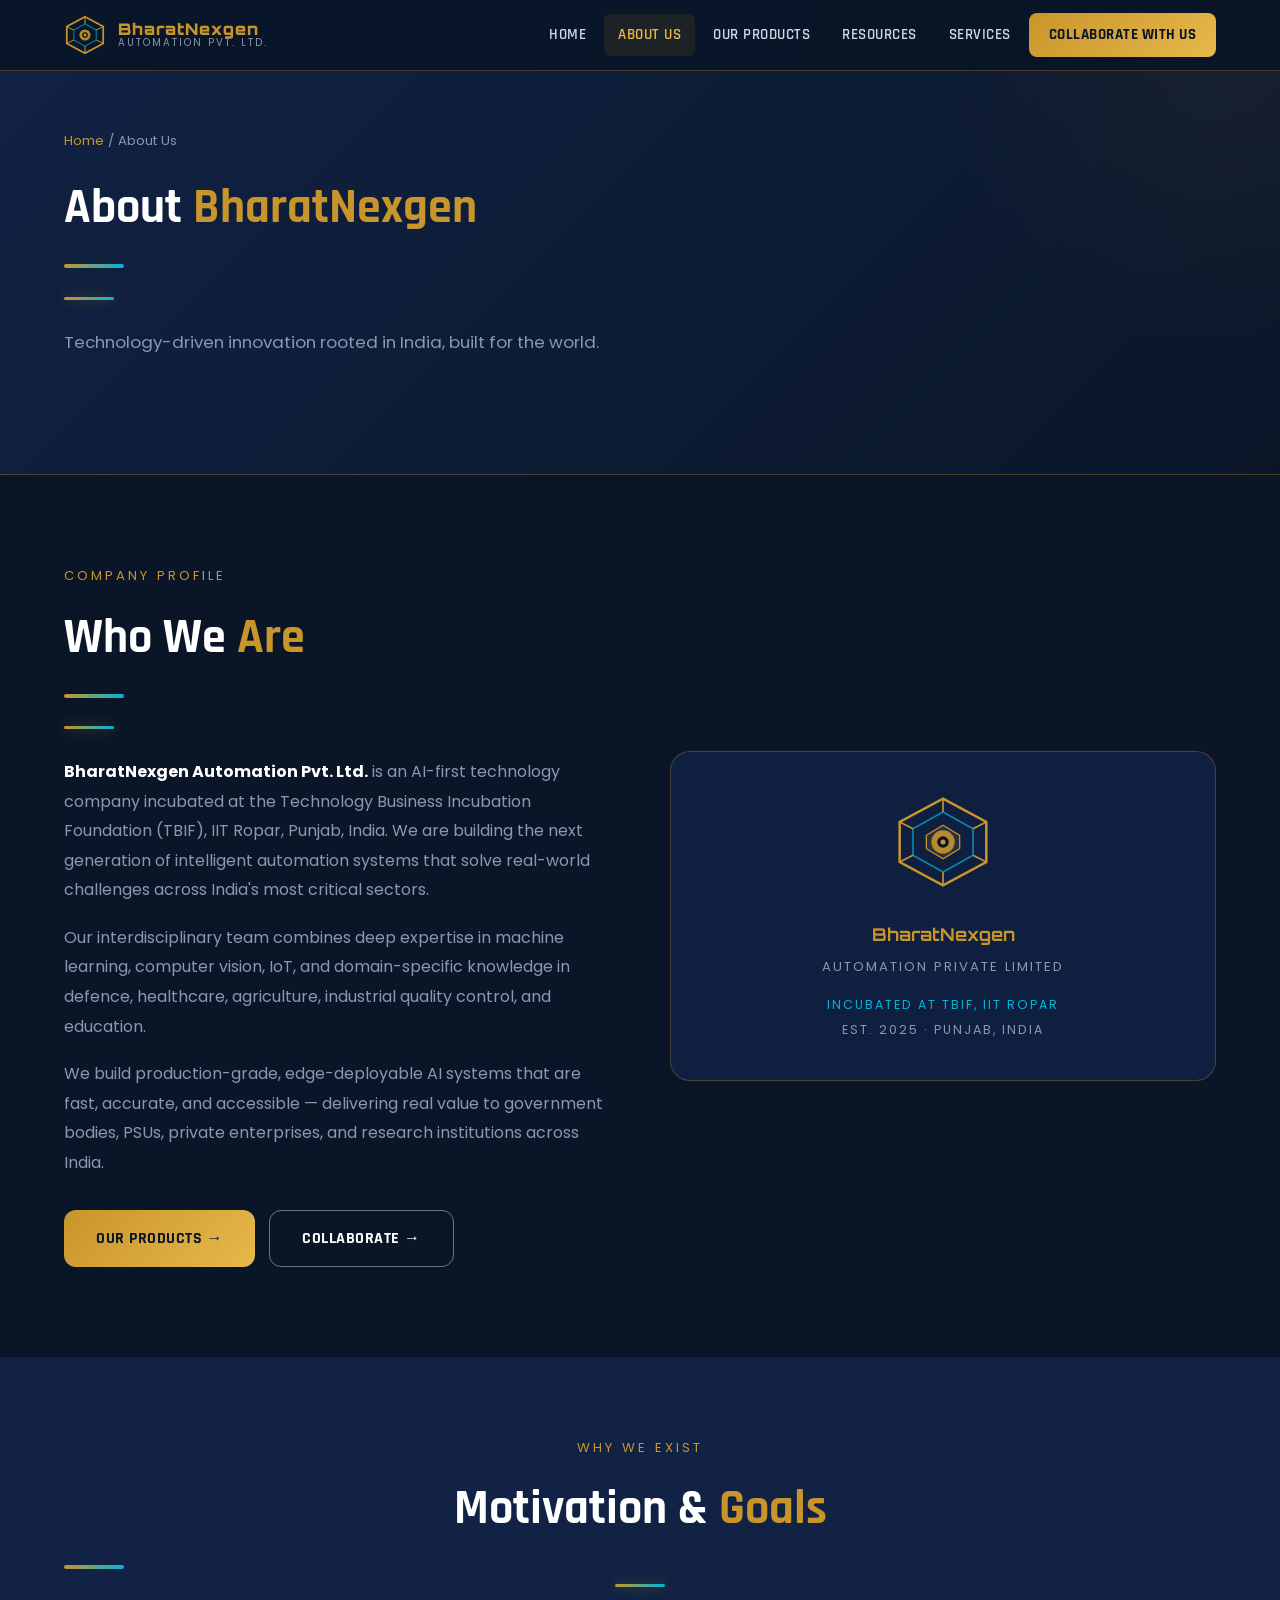
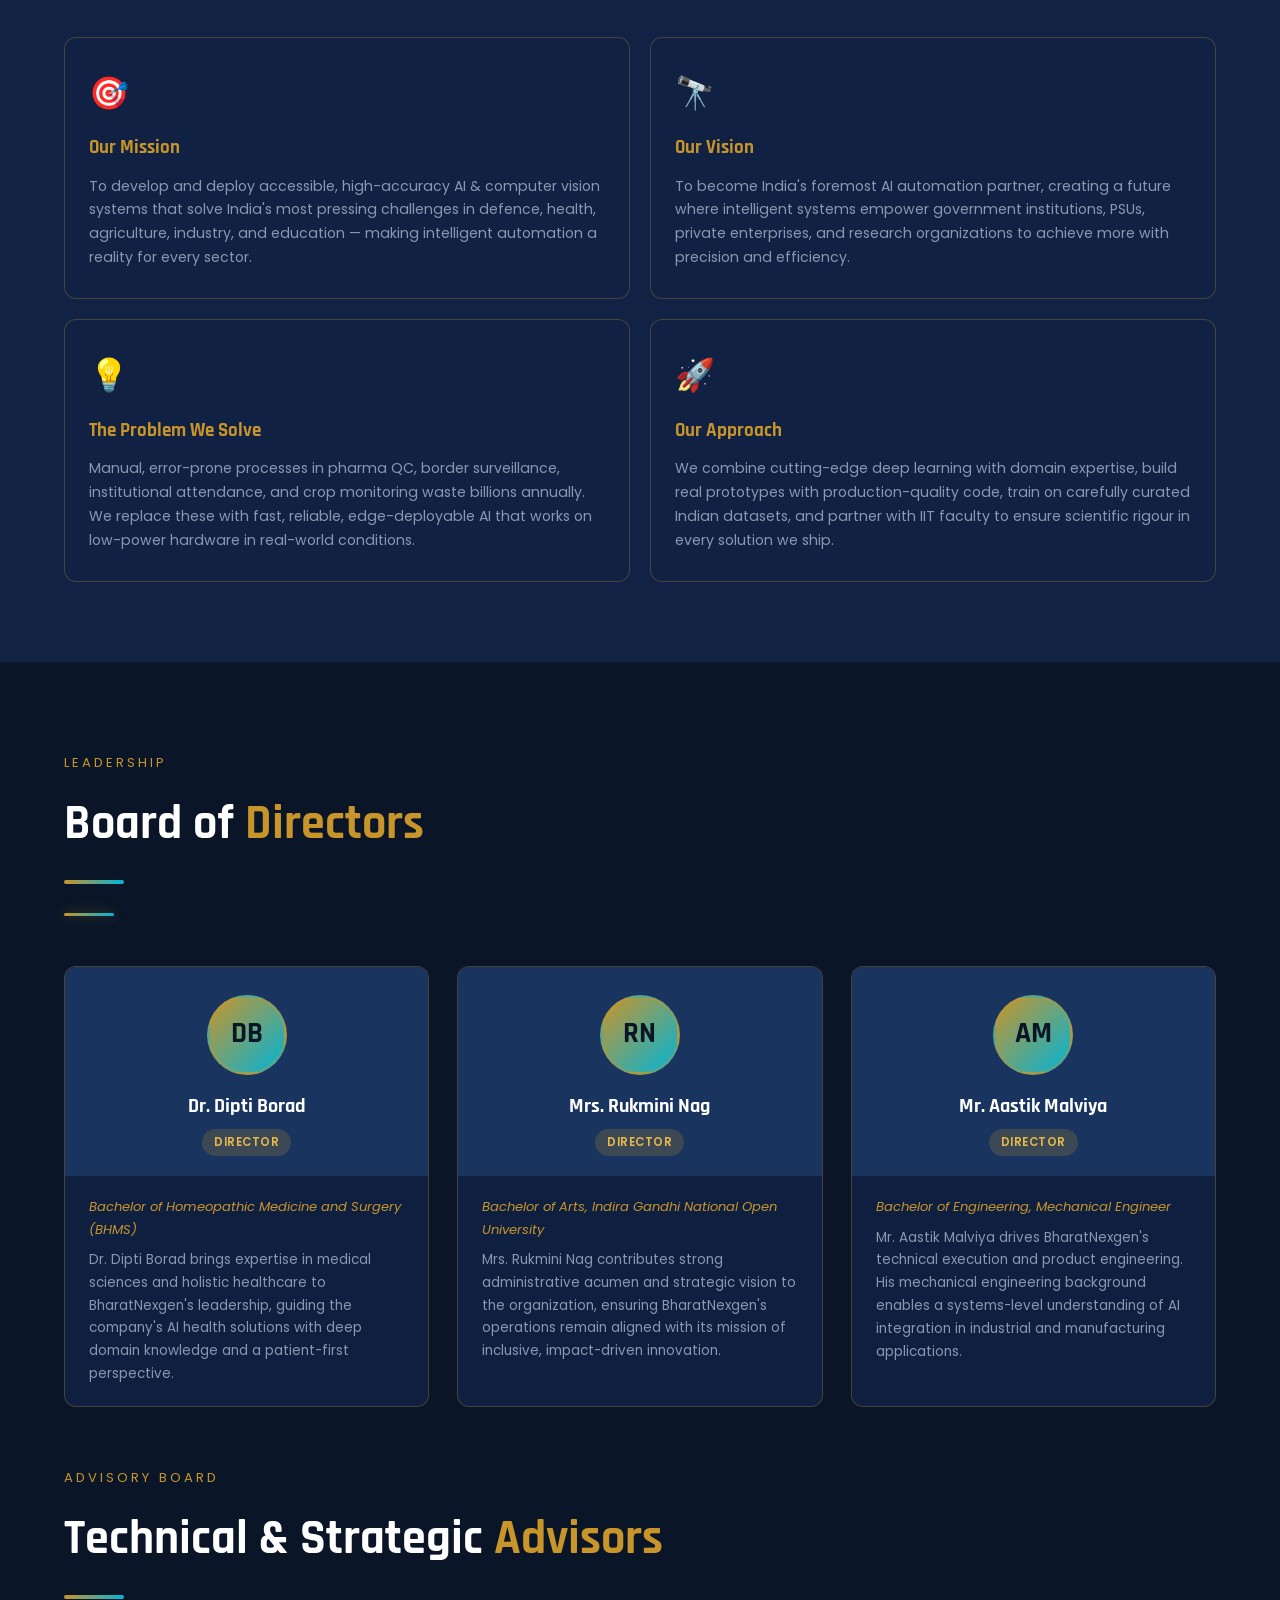
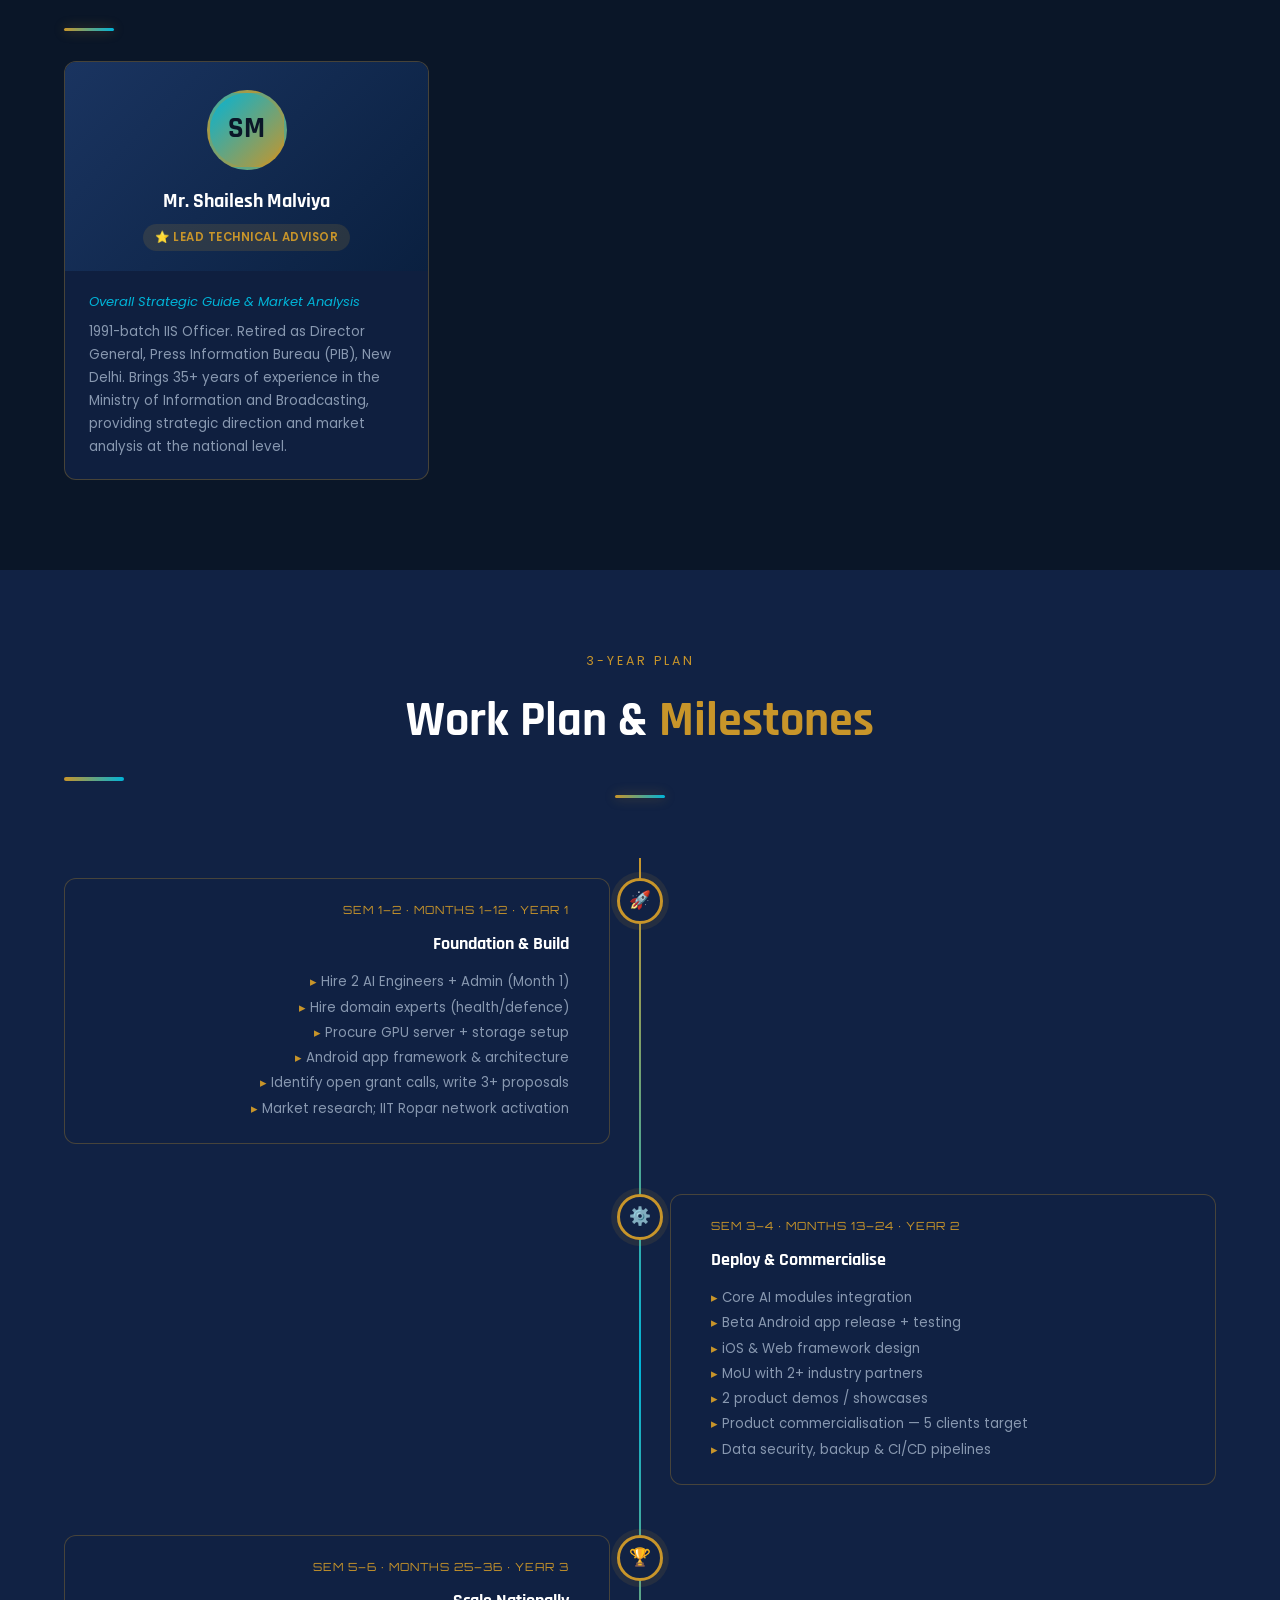
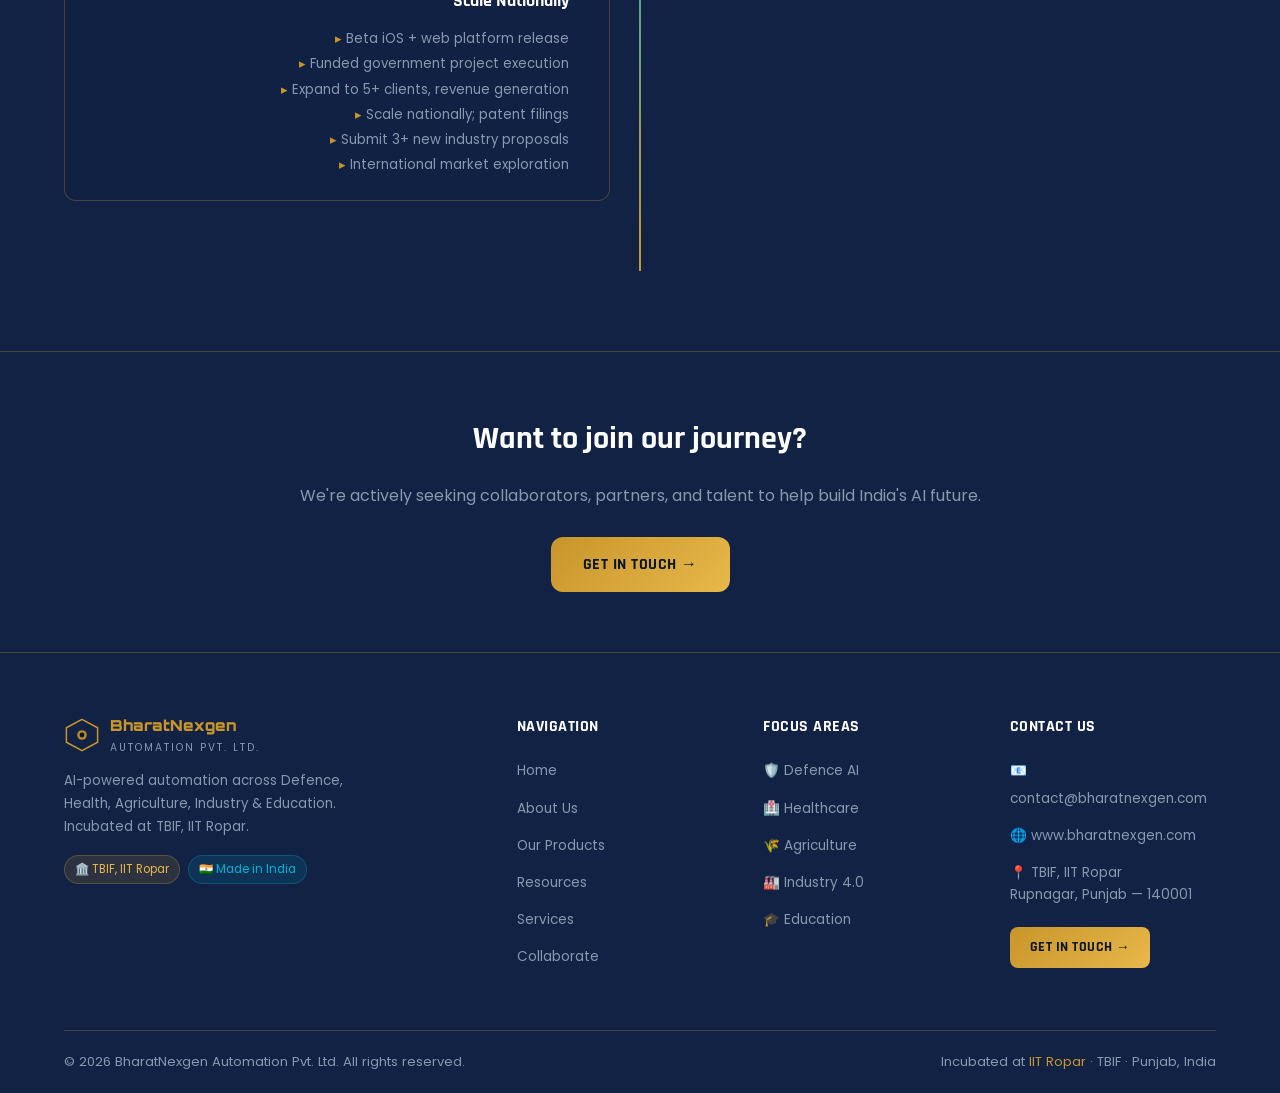
<file: pages/about.html>
<!DOCTYPE html>
<html lang="en">
<head>
  <meta charset="UTF-8" />
  <meta name="viewport" content="width=device-width, initial-scale=1.0" />
  <title>About Us — BharatNexgen Automation Pvt. Ltd.</title>
  <meta name="description" content="Learn about BharatNexgen Automation's mission, leadership team, and the expert advisory board driving AI innovation." />
  <link rel="stylesheet" href="../css/style.css" />
  <link rel="icon" href="../images/favicon.svg" type="image/svg+xml" />
</head>
<body>

<div id="nav-placeholder"></div>

<!-- PAGE HERO -->
<div class="page-hero">
  <div class="container">
    <p class="page-hero-breadcrumb"><a href="index.html">Home</a> / About Us</p>
    <h1 class="section-title">About <span>BharatNexgen</span></h1>
    <span class="gold-line"></span>
    <p class="section-subtitle">Technology-driven innovation rooted in India, built for the world.</p>
  </div>
</div>

<!-- ===================== COMPANY PROFILE ===================== -->
<section>
  <div class="container">
    <div class="about-intro reveal">
      <div>
        <p class="text-gold" style="font-size:0.82rem;letter-spacing:3px;text-transform:uppercase;margin-bottom:10px;">Company Profile</p>
        <h2 class="section-title">Who We <span>Are</span></h2>
        <span class="gold-line"></span>
        <p style="color:var(--gray-mid);line-height:1.85;margin-bottom:18px;">
          <strong style="color:var(--white);">BharatNexgen Automation Pvt. Ltd.</strong> is an AI-first technology company incubated at the Technology Business Incubation Foundation (TBIF), IIT Ropar, Punjab, India. We are building the next generation of intelligent automation systems that solve real-world challenges across India's most critical sectors.
        </p>
        <p style="color:var(--gray-mid);line-height:1.85;margin-bottom:18px;">
          Our interdisciplinary team combines deep expertise in machine learning, computer vision, IoT, and domain-specific knowledge in defence, healthcare, agriculture, industrial quality control, and education.
        </p>
        <p style="color:var(--gray-mid);line-height:1.85;margin-bottom:32px;">
          We build production-grade, edge-deployable AI systems that are fast, accurate, and accessible — delivering real value to government bodies, PSUs, private enterprises, and research institutions across India.
        </p>
        <div style="display:flex;gap:14px;flex-wrap:wrap;">
          <a href="products.html" class="btn btn-primary">Our Products →</a>
          <a href="collaborate.html" class="btn btn-secondary">Collaborate →</a>
        </div>
      </div>
      <div class="about-intro-visual">
        <div class="about-logo-block">
          <svg viewBox="0 0 120 120" fill="none" xmlns="http://www.w3.org/2000/svg">
            <polygon points="60,8 112,36 112,84 60,112 8,84 8,36" fill="none" stroke="#c8952a" stroke-width="3"/>
            <polygon points="60,24 96,44 96,76 60,96 24,76 24,44" fill="none" stroke="#00b4d8" stroke-width="2" opacity="0.7"/>
            <polygon points="60,40 80,52 80,68 60,80 40,68 40,52" fill="rgba(200,149,42,0.15)" stroke="#c8952a" stroke-width="1.5"/>
            <circle cx="60" cy="60" r="14" fill="#c8952a" opacity="0.9"/>
            <circle cx="60" cy="60" r="7" fill="#0a1628"/>
            <circle cx="60" cy="60" r="3" fill="#c8952a"/>
            <line x1="60" y1="8"   x2="60" y2="24"  stroke="#c8952a" stroke-width="2"/>
            <line x1="112" y1="36" x2="96" y2="44"  stroke="#c8952a" stroke-width="2"/>
            <line x1="112" y1="84" x2="96" y2="76"  stroke="#c8952a" stroke-width="2"/>
            <line x1="60" y1="112" x2="60" y2="96"  stroke="#c8952a" stroke-width="2"/>
            <line x1="8" y1="84"  x2="24" y2="76"   stroke="#c8952a" stroke-width="2"/>
            <line x1="8" y1="36"  x2="24" y2="44"   stroke="#c8952a" stroke-width="2"/>
          </svg>
          <h2>BharatNexgen</h2>
          <p>Automation Private Limited</p>
          <p style="margin-top:16px;font-size:0.78rem;color:var(--teal);">Incubated at TBIF, IIT Ropar</p>
          <p style="margin-top:4px;font-size:0.78rem;color:var(--gray-mid);">Est. 2025 · Punjab, India</p>
        </div>
      </div>
    </div>
  </div>
</section>

<!-- ===================== MOTIVATION & GOALS ===================== -->
<section style="background:var(--navy-mid);padding:80px 0;">
  <div class="container">
    <div class="reveal" style="text-align:center;margin-bottom:50px;">
      <p class="text-gold" style="font-size:0.82rem;letter-spacing:3px;text-transform:uppercase;margin-bottom:10px;">Why We Exist</p>
      <h2 class="section-title" style="display:block;">Motivation &amp; <span>Goals</span></h2>
      <span class="gold-line" style="margin:14px auto 0;"></span>
    </div>

    <div class="mission-values reveal">
      <div class="mv-card">
        <div class="mv-icon">🎯</div>
        <h3>Our Mission</h3>
        <p>To develop and deploy accessible, high-accuracy AI &amp; computer vision systems that solve India's most pressing challenges in defence, health, agriculture, industry, and education — making intelligent automation a reality for every sector.</p>
      </div>
      <div class="mv-card">
        <div class="mv-icon">🔭</div>
        <h3>Our Vision</h3>
        <p>To become India's foremost AI automation partner, creating a future where intelligent systems empower government institutions, PSUs, private enterprises, and research organizations to achieve more with precision and efficiency.</p>
      </div>
      <div class="mv-card">
        <div class="mv-icon">💡</div>
        <h3>The Problem We Solve</h3>
        <p>Manual, error-prone processes in pharma QC, border surveillance, institutional attendance, and crop monitoring waste billions annually. We replace these with fast, reliable, edge-deployable AI that works on low-power hardware in real-world conditions.</p>
      </div>
      <div class="mv-card">
        <div class="mv-icon">🚀</div>
        <h3>Our Approach</h3>
        <p>We combine cutting-edge deep learning with domain expertise, build real prototypes with production-quality code, train on carefully curated Indian datasets, and partner with IIT faculty to ensure scientific rigour in every solution we ship.</p>
      </div>
    </div>
  </div>
</section>

<!-- ===================== LEADERSHIP ===================== -->
<section>
  <div class="container">
    <div class="reveal" id="team" style="margin-bottom:50px;">
      <p class="text-gold" style="font-size:0.82rem;letter-spacing:3px;text-transform:uppercase;margin-bottom:10px;">Leadership</p>
      <h2 class="section-title">Board of <span>Directors</span></h2>
      <span class="gold-line"></span>
    </div>

    <div class="team-grid-directors reveal">
      <!-- Director 1 -->
      <div class="team-card">
        <div class="team-card-header">
          <div class="team-avatar">DB</div>
          <h3>Dr. Dipti Borad</h3>
          <span class="team-badge badge-director">Director</span>
        </div>
        <div class="team-card-body">
          <p class="degree">Bachelor of Homeopathic Medicine and Surgery (BHMS)</p>
          <p>Dr. Dipti Borad brings expertise in medical sciences and holistic healthcare to BharatNexgen's leadership, guiding the company's AI health solutions with deep domain knowledge and a patient-first perspective.</p>
        </div>
      </div>

      <!-- Director 2 -->
      <div class="team-card">
        <div class="team-card-header">
          <div class="team-avatar">RN</div>
          <h3>Mrs. Rukmini Nag</h3>
          <span class="team-badge badge-director">Director</span>
        </div>
        <div class="team-card-body">
          <p class="degree">Bachelor of Arts, Indira Gandhi National Open University</p>
          <p>Mrs. Rukmini Nag contributes strong administrative acumen and strategic vision to the organization, ensuring BharatNexgen's operations remain aligned with its mission of inclusive, impact-driven innovation.</p>
        </div>
      </div>

      <!-- Director 3 -->
      <div class="team-card">
        <div class="team-card-header">
          <div class="team-avatar">AM</div>
          <h3>Mr. Aastik Malviya</h3>
          <span class="team-badge badge-director">Director</span>
        </div>
        <div class="team-card-body">
          <p class="degree">Bachelor of Engineering, Mechanical Engineer</p>
          <p>Mr. Aastik Malviya drives BharatNexgen's technical execution and product engineering. His mechanical engineering background enables a systems-level understanding of AI integration in industrial and manufacturing applications.</p>
        </div>
      </div>
    </div>

    <!-- Advisory Board -->
    <div class="reveal" style="margin:60px 0 30px;">
      <p class="text-gold" style="font-size:0.82rem;letter-spacing:3px;text-transform:uppercase;margin-bottom:10px;">Advisory Board</p>
      <h2 class="section-title">Technical &amp; Strategic <span>Advisors</span></h2>
      <span class="gold-line"></span>
    </div>

    <div class="team-grid-advisors reveal">
      <!-- Advisor 1 -->
      <div class="team-card">
        <div class="team-card-header" style="background:linear-gradient(135deg,var(--navy-light),#0a2040);">
          <div class="team-avatar" style="background:linear-gradient(135deg,var(--teal),var(--gold));">SM</div>
          <h3>Mr. Shailesh Malviya</h3>
          <span class="team-badge badge-star">⭐ Lead Technical Advisor</span>
        </div>
        <div class="team-card-body">
          <p class="degree" style="color:var(--teal);">Overall Strategic Guide &amp; Market Analysis</p>
          <p>1991-batch IIS Officer. Retired as Director General, Press Information Bureau (PIB), New Delhi. Brings 35+ years of experience in the Ministry of Information and Broadcasting, providing strategic direction and market analysis at the national level.</p>
        </div>
      </div>
    </div>
  </div>
</section>


<!-- ===================== ROADMAP ===================== -->
<section id="roadmap" style="background:var(--navy-mid);padding:80px 0;">
  <div class="container">
    <div class="reveal" style="text-align:center;margin-bottom:60px;">
      <p class="text-gold" style="font-size:0.78rem;letter-spacing:3px;text-transform:uppercase;margin-bottom:10px;">3-Year Plan</p>
      <h2 class="section-title" style="display:block;">Work Plan &amp; <span>Milestones</span></h2>
      <span class="gold-line" style="margin:14px auto 0;"></span>
    </div>

    <div class="timeline reveal">

      <div class="tl-item">
        <div class="tl-content">
          <p class="tl-period">Sem 1–2 · Months 1–12 · Year 1</p>
          <h3>Foundation &amp; Build</h3>
          <ul>
            <li>Hire 2 AI Engineers + Admin (Month 1)</li>
            <li>Hire domain experts (health/defence)</li>
            <li>Procure GPU server + storage setup</li>
            <li>Android app framework &amp; architecture</li>
            <li>Identify open grant calls, write 3+ proposals</li>
            <li>Market research; IIT Ropar network activation</li>
          </ul>
        </div>
        <div class="tl-dot"><div class="tl-dot-inner">🚀</div></div>
        <div class="tl-empty"></div>
      </div>

      <div class="tl-item">
        <div class="tl-empty"></div>
        <div class="tl-dot"><div class="tl-dot-inner">⚙️</div></div>
        <div class="tl-content">
          <p class="tl-period">Sem 3–4 · Months 13–24 · Year 2</p>
          <h3>Deploy &amp; Commercialise</h3>
          <ul>
            <li>Core AI modules integration</li>
            <li>Beta Android app release + testing</li>
            <li>iOS &amp; Web framework design</li>
            <li>MoU with 2+ industry partners</li>
            <li>2 product demos / showcases</li>
            <li>Product commercialisation — 5 clients target</li>
            <li>Data security, backup &amp; CI/CD pipelines</li>
          </ul>
        </div>
      </div>

      <div class="tl-item">
        <div class="tl-content">
          <p class="tl-period">Sem 5–6 · Months 25–36 · Year 3</p>
          <h3>Scale Nationally</h3>
          <ul>
            <li>Beta iOS + web platform release</li>
            <li>Funded government project execution</li>
            <li>Expand to 5+ clients, revenue generation</li>
            <li>Scale nationally; patent filings</li>
            <li>Submit 3+ new industry proposals</li>
            <li>International market exploration</li>
          </ul>
        </div>
        <div class="tl-dot"><div class="tl-dot-inner">🏆</div></div>
        <div class="tl-empty"></div>
      </div>

    </div>
  </div>
</section>

<!-- CTA -->
<section style="background:var(--navy-mid);border-top:1px solid var(--border);padding:60px 0;">
  <div class="container" style="text-align:center;">
    <h2 style="font-family:'Rajdhani',sans-serif;font-size:2rem;font-weight:700;color:var(--white);margin-bottom:16px;">Want to join our journey?</h2>
    <p style="color:var(--gray-mid);margin-bottom:28px;">We're actively seeking collaborators, partners, and talent to help build India's AI future.</p>
    <a href="collaborate.html" class="btn btn-primary">Get In Touch →</a>
  </div>
</section>

<div id="footer-placeholder"></div>
<script src="../js/nav.js"></script>
<script src="../js/main.js"></script>
</body>
</html>
<!-- This line won't actually append correctly to an HTML file - do it properly -->
</file>
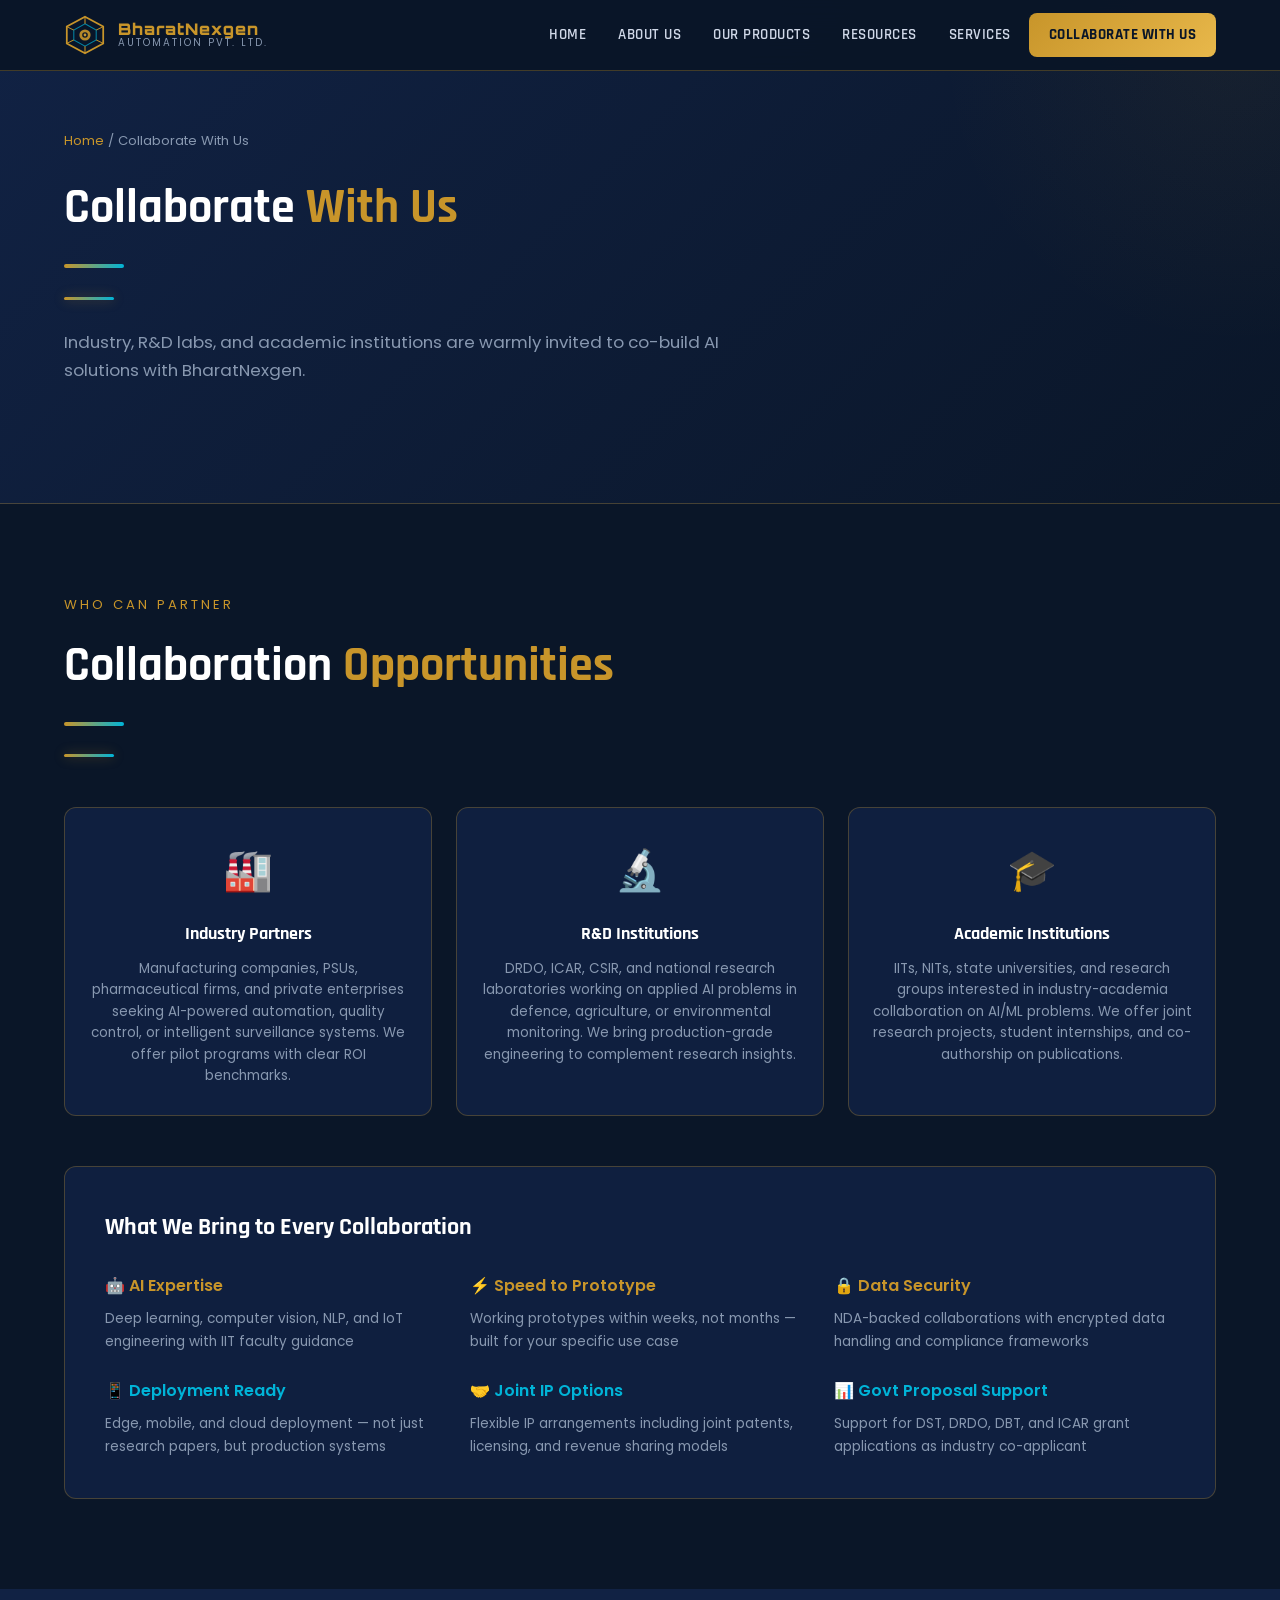
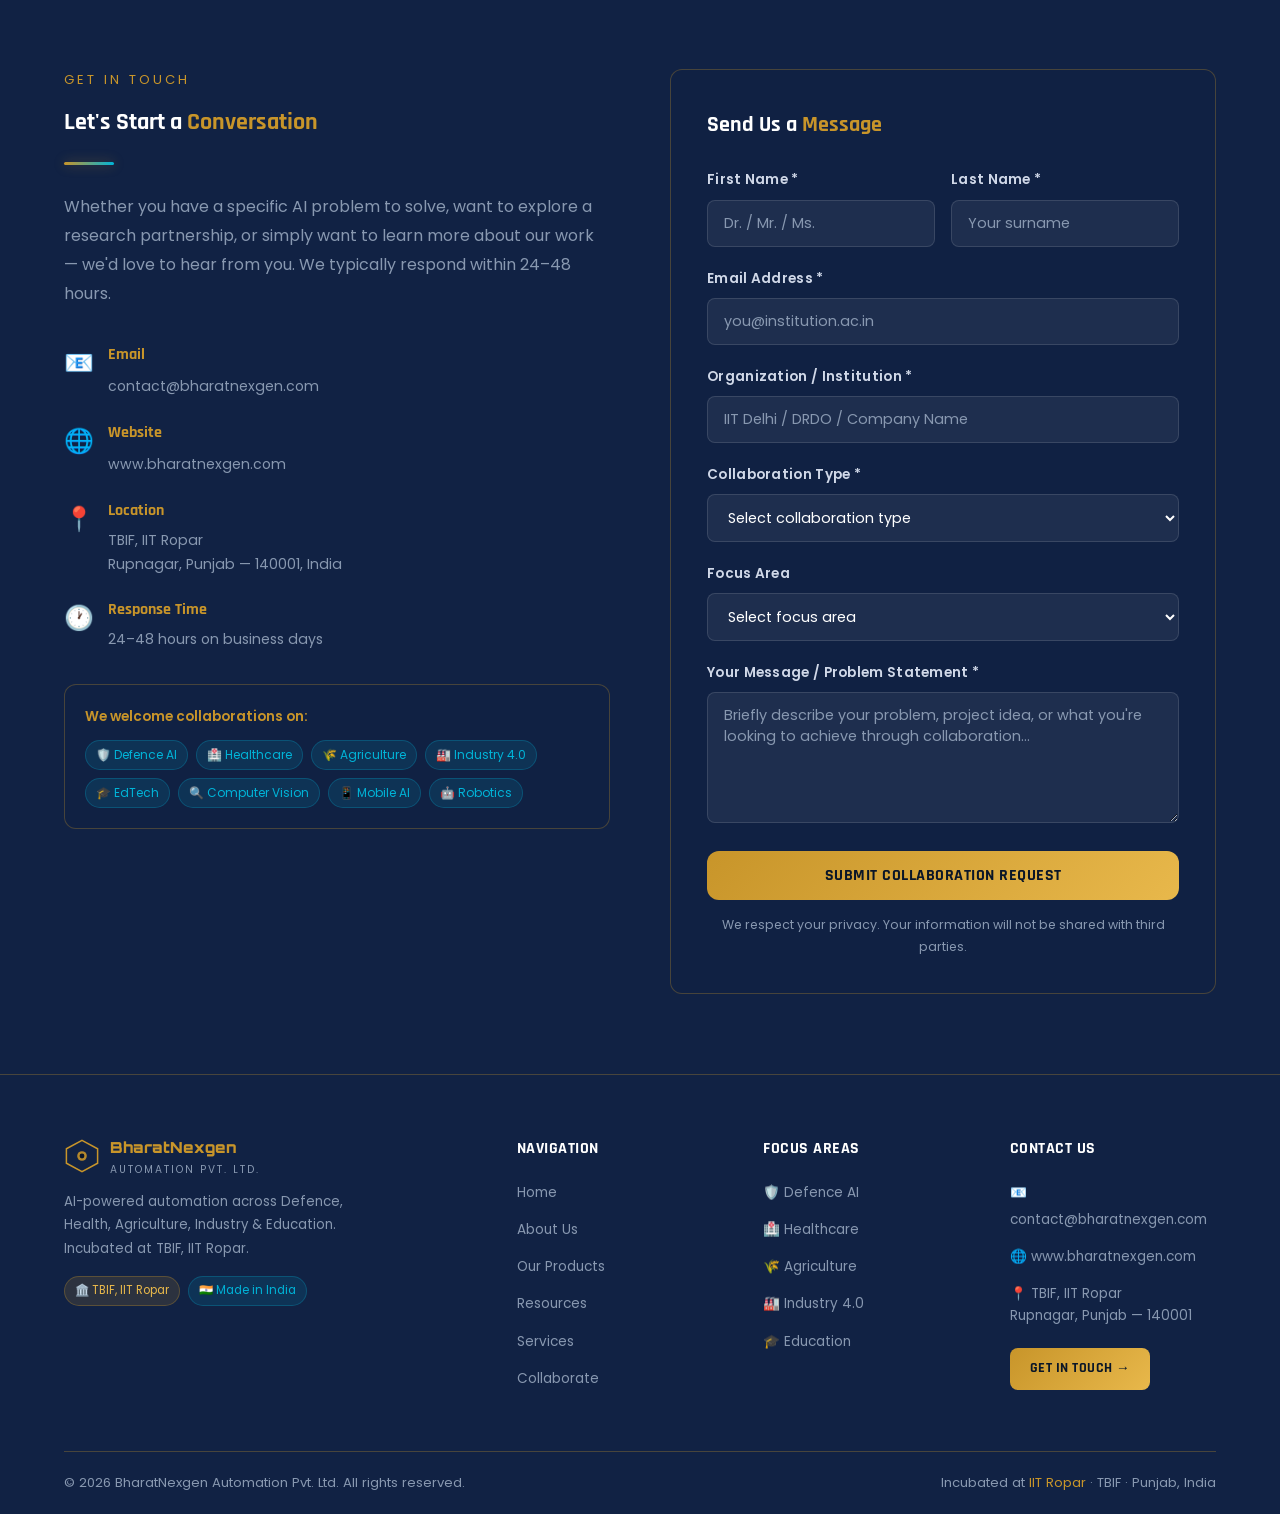
<file: pages/collaborate.html>
<!DOCTYPE html>
<html lang="en">
<head>
  <meta charset="UTF-8" />
  <meta name="viewport" content="width=device-width, initial-scale=1.0" />
  <title>Collaborate With Us — BharatNexgen Automation Pvt. Ltd.</title>
  <meta name="description" content="Partner with BharatNexgen on AI research, defence, healthcare, agriculture, and industrial automation projects." />
  <link rel="stylesheet" href="../css/style.css" />
  <link rel="icon" href="../images/favicon.svg" type="image/svg+xml" />
</head>
<body>

<div id="nav-placeholder"></div>

<div class="page-hero">
  <div class="container">
    <p class="page-hero-breadcrumb"><a href="../index.html">Home</a> / Collaborate With Us</p>
    <h1 class="section-title">Collaborate <span>With Us</span></h1>
    <span class="gold-line"></span>
    <p class="section-subtitle">Industry, R&amp;D labs, and academic institutions are warmly invited to co-build AI solutions with BharatNexgen.</p>
  </div>
</div>

<!-- ===================== COLLAB TYPES ===================== -->
<section>
  <div class="container">
    <div class="reveal" style="margin-bottom:50px;">
      <p class="text-gold" style="font-size:0.82rem;letter-spacing:3px;text-transform:uppercase;margin-bottom:10px;">Who Can Partner</p>
      <h2 class="section-title">Collaboration <span>Opportunities</span></h2>
      <span class="gold-line"></span>
    </div>

    <div class="collab-types reveal">
      <div class="collab-type">
        <div class="collab-type-icon">🏭</div>
        <h3>Industry Partners</h3>
        <p>Manufacturing companies, PSUs, pharmaceutical firms, and private enterprises seeking AI-powered automation, quality control, or intelligent surveillance systems. We offer pilot programs with clear ROI benchmarks.</p>
      </div>
      <div class="collab-type">
        <div class="collab-type-icon">🔬</div>
        <h3>R&amp;D Institutions</h3>
        <p>DRDO, ICAR, CSIR, and national research laboratories working on applied AI problems in defence, agriculture, or environmental monitoring. We bring production-grade engineering to complement research insights.</p>
      </div>
      <div class="collab-type">
        <div class="collab-type-icon">🎓</div>
        <h3>Academic Institutions</h3>
        <p>IITs, NITs, state universities, and research groups interested in industry-academia collaboration on AI/ML problems. We offer joint research projects, student internships, and co-authorship on publications.</p>
      </div>
    </div>

    <!-- What we offer in collab -->
    <div class="reveal" style="margin-top:50px;background:var(--card-bg);border:1px solid var(--border);border-radius:var(--radius);padding:40px;">
      <h3 style="font-family:'Rajdhani',sans-serif;font-size:1.5rem;font-weight:700;color:var(--white);margin-bottom:24px;">What We Bring to Every Collaboration</h3>
      <div style="display:grid;grid-template-columns:repeat(3,1fr);gap:24px;">
        <div>
          <p style="color:var(--gold);font-weight:600;margin-bottom:8px;">🤖 AI Expertise</p>
          <p style="font-size:0.85rem;color:var(--gray-mid);">Deep learning, computer vision, NLP, and IoT engineering with IIT faculty guidance</p>
        </div>
        <div>
          <p style="color:var(--gold);font-weight:600;margin-bottom:8px;">⚡ Speed to Prototype</p>
          <p style="font-size:0.85rem;color:var(--gray-mid);">Working prototypes within weeks, not months — built for your specific use case</p>
        </div>
        <div>
          <p style="color:var(--gold);font-weight:600;margin-bottom:8px;">🔒 Data Security</p>
          <p style="font-size:0.85rem;color:var(--gray-mid);">NDA-backed collaborations with encrypted data handling and compliance frameworks</p>
        </div>
        <div>
          <p style="color:var(--teal);font-weight:600;margin-bottom:8px;">📱 Deployment Ready</p>
          <p style="font-size:0.85rem;color:var(--gray-mid);">Edge, mobile, and cloud deployment — not just research papers, but production systems</p>
        </div>
        <div>
          <p style="color:var(--teal);font-weight:600;margin-bottom:8px;">🤝 Joint IP Options</p>
          <p style="font-size:0.85rem;color:var(--gray-mid);">Flexible IP arrangements including joint patents, licensing, and revenue sharing models</p>
        </div>
        <div>
          <p style="color:var(--teal);font-weight:600;margin-bottom:8px;">📊 Govt Proposal Support</p>
          <p style="font-size:0.85rem;color:var(--gray-mid);">Support for DST, DRDO, DBT, and ICAR grant applications as industry co-applicant</p>
        </div>
      </div>
    </div>
  </div>
</section>

<!-- ===================== CONTACT FORM ===================== -->
<section style="background:var(--navy-mid);padding:80px 0;">
  <div class="container">
    <div class="collab-form-section reveal">

      <!-- Left: Contact Info -->
      <div class="contact-info-block">
        <p class="text-gold" style="font-size:0.82rem;letter-spacing:3px;text-transform:uppercase;margin-bottom:10px;">Get In Touch</p>
        <h3>Let's Start a <span style="color:var(--gold);">Conversation</span></h3>
        <span class="gold-line"></span>
        <p style="color:var(--gray-mid);line-height:1.8;margin-bottom:32px;">
          Whether you have a specific AI problem to solve, want to explore a research partnership, or simply want to learn more about our work — we'd love to hear from you. We typically respond within 24–48 hours.
        </p>

        <div class="contact-detail">
          <div class="ci-icon">📧</div>
          <div>
            <h4>Email</h4>
            <a href="mailto:contact@bharatnexgen.com">contact@bharatnexgen.com</a>
          </div>
        </div>

        <div class="contact-detail">
          <div class="ci-icon">🌐</div>
          <div>
            <h4>Website</h4>
            <a href="https://www.bharatnexgen.com" target="_blank">www.bharatnexgen.com</a>
          </div>
        </div>

        <div class="contact-detail">
          <div class="ci-icon">📍</div>
          <div>
            <h4>Location</h4>
            <p>TBIF, IIT Ropar<br>Rupnagar, Punjab — 140001, India</p>
          </div>
        </div>

        <div class="contact-detail">
          <div class="ci-icon">🕐</div>
          <div>
            <h4>Response Time</h4>
            <p>24–48 hours on business days</p>
          </div>
        </div>

        <!-- Focus areas reminder -->
        <div style="margin-top:32px;padding:20px;background:var(--card-bg);border:1px solid var(--border);border-radius:var(--radius);">
          <p style="font-size:0.85rem;color:var(--gold);font-weight:600;margin-bottom:12px;">We welcome collaborations on:</p>
          <div style="display:flex;flex-wrap:wrap;gap:8px;">
            <span class="feature-tag">🛡️ Defence AI</span>
            <span class="feature-tag">🏥 Healthcare</span>
            <span class="feature-tag">🌾 Agriculture</span>
            <span class="feature-tag">🏭 Industry 4.0</span>
            <span class="feature-tag">🎓 EdTech</span>
            <span class="feature-tag">🔍 Computer Vision</span>
            <span class="feature-tag">📱 Mobile AI</span>
            <span class="feature-tag">🤖 Robotics</span>
          </div>
        </div>
      </div>

      <!-- Right: Form -->
      <div class="collab-form">
        <h3>Send Us a <span style="color:var(--gold);">Message</span></h3>

        <form id="collabForm" novalidate>
          <div class="form-row">
            <div class="form-group">
              <label for="fname">First Name *</label>
              <input type="text" id="fname" name="fname" placeholder="Dr. / Mr. / Ms." required />
            </div>
            <div class="form-group">
              <label for="lname">Last Name *</label>
              <input type="text" id="lname" name="lname" placeholder="Your surname" required />
            </div>
          </div>

          <div class="form-group">
            <label for="email">Email Address *</label>
            <input type="email" id="email" name="email" placeholder="you@institution.ac.in" required />
          </div>

          <div class="form-group">
            <label for="org">Organization / Institution *</label>
            <input type="text" id="org" name="org" placeholder="IIT Delhi / DRDO / Company Name" required />
          </div>

          <div class="form-group">
            <label for="type">Collaboration Type *</label>
            <select id="type" name="type" required>
              <option value="" disabled selected>Select collaboration type</option>
              <option value="industry">Industry Partnership</option>
              <option value="research">R&amp;D / Research Collaboration</option>
              <option value="academic">Academic / University Partnership</option>
              <option value="govt">Government / PSU Project</option>
              <option value="consulting">AI Consulting / Problem Solving</option>
              <option value="internship">Student Internship</option>
              <option value="other">Other</option>
            </select>
          </div>

          <div class="form-group">
            <label for="area">Focus Area</label>
            <select id="area" name="area">
              <option value="" disabled selected>Select focus area</option>
              <option value="defence">Defence &amp; Security</option>
              <option value="health">Healthcare &amp; Pharma</option>
              <option value="agriculture">Agriculture</option>
              <option value="industry">Industrial Automation</option>
              <option value="education">Education &amp; EdTech</option>
              <option value="multiple">Multiple Areas</option>
            </select>
          </div>

          <div class="form-group">
            <label for="message">Your Message / Problem Statement *</label>
            <textarea id="message" name="message" rows="5" placeholder="Briefly describe your problem, project idea, or what you're looking to achieve through collaboration..." required></textarea>
          </div>
          <button type="submit" id="submitBtn" class="btn btn-primary" style="width:100%;justify-content:center;font-size:1rem;">
            Submit Collaboration Request
          </button>

          <div id="formSuccess" style="display:none;margin-top:18px;padding:16px 20px;background:rgba(16,185,129,0.12);border:1px solid rgba(16,185,129,0.4);border-radius:8px;text-align:center;">
            <p style="color:#34d399;font-weight:600;margin-bottom:4px;">✅ Request Submitted Successfully!</p>
            <p style="color:var(--gray-mid);font-size:0.84rem;">We've sent a confirmation to your email. Our team will respond within 24–48 hours.</p>
          </div>
          <div id="formError" style="display:none;margin-top:18px;padding:16px 20px;background:rgba(239,68,68,0.1);border:1px solid rgba(239,68,68,0.35);border-radius:8px;text-align:center;">
            <p style="color:#f87171;font-weight:600;margin-bottom:4px;">⚠️ Submission Failed</p>
            <p id="formErrorMsg" style="color:var(--gray-mid);font-size:0.84rem;">Please try again or email us at <a href="mailto:collaborate@bharatnexgen.com" style="color:#38bdf8;">collaborate@bharatnexgen.com</a>.</p>
          </div>

          <p style="font-size:0.78rem;color:var(--gray-mid);text-align:center;margin-top:14px;">
            We respect your privacy. Your information will not be shared with third parties.
          </p>
        </form>
      </div>
    </div>
  </div>
</section>

<div id="footer-placeholder"></div>
<script src="../js/nav.js"></script>
<script src="../js/main.js"></script>
<script>
document.getElementById('collabForm').addEventListener('submit', async function(e) {
  e.preventDefault();
  const btn     = document.getElementById('submitBtn');
  const success = document.getElementById('formSuccess');
  const error   = document.getElementById('formError');
  const errMsg  = document.getElementById('formErrorMsg');
  success.style.display = 'none';
  error.style.display   = 'none';
  btn.disabled          = true;
  btn.textContent       = 'Sending…';
  try {
    const res  = await fetch('../mailer.php', { method: 'POST', body: new FormData(this) });
    const json = await res.json();
    if (json.success) {
      success.style.display = 'block';
      this.reset();
      success.scrollIntoView({ behavior: 'smooth', block: 'center' });
    } else {
      errMsg.innerHTML = (json.message || 'Submission failed.') + ' You can also email us at <a href="mailto:collaborate@bharatnexgen.com" style="color:#38bdf8;">collaborate@bharatnexgen.com</a>.';
      error.style.display = 'block';
    }
  } catch (err) {
    errMsg.innerHTML = 'Network error. Please email us at <a href="mailto:collaborate@bharatnexgen.com" style="color:#38bdf8;">collaborate@bharatnexgen.com</a>.';
    error.style.display = 'block';
  } finally {
    btn.disabled    = false;
    btn.textContent = 'Submit Collaboration Request';
  }
});
</script>

<script>
document.addEventListener('DOMContentLoaded', () => {
  document.querySelectorAll('.nav-links a, .mobile-nav a').forEach(el => {
    const href = el.getAttribute('href');
    if (href && !href.startsWith('http') && !href.startsWith('#') && !href.startsWith('mailto') && !href.startsWith('../')) {
      el.setAttribute('href', '../' + href);
    }
  });
  document.querySelectorAll('a.logo').forEach(el => el.setAttribute('href', '../index.html'));
});
</script>
</body>
</html>
</file>
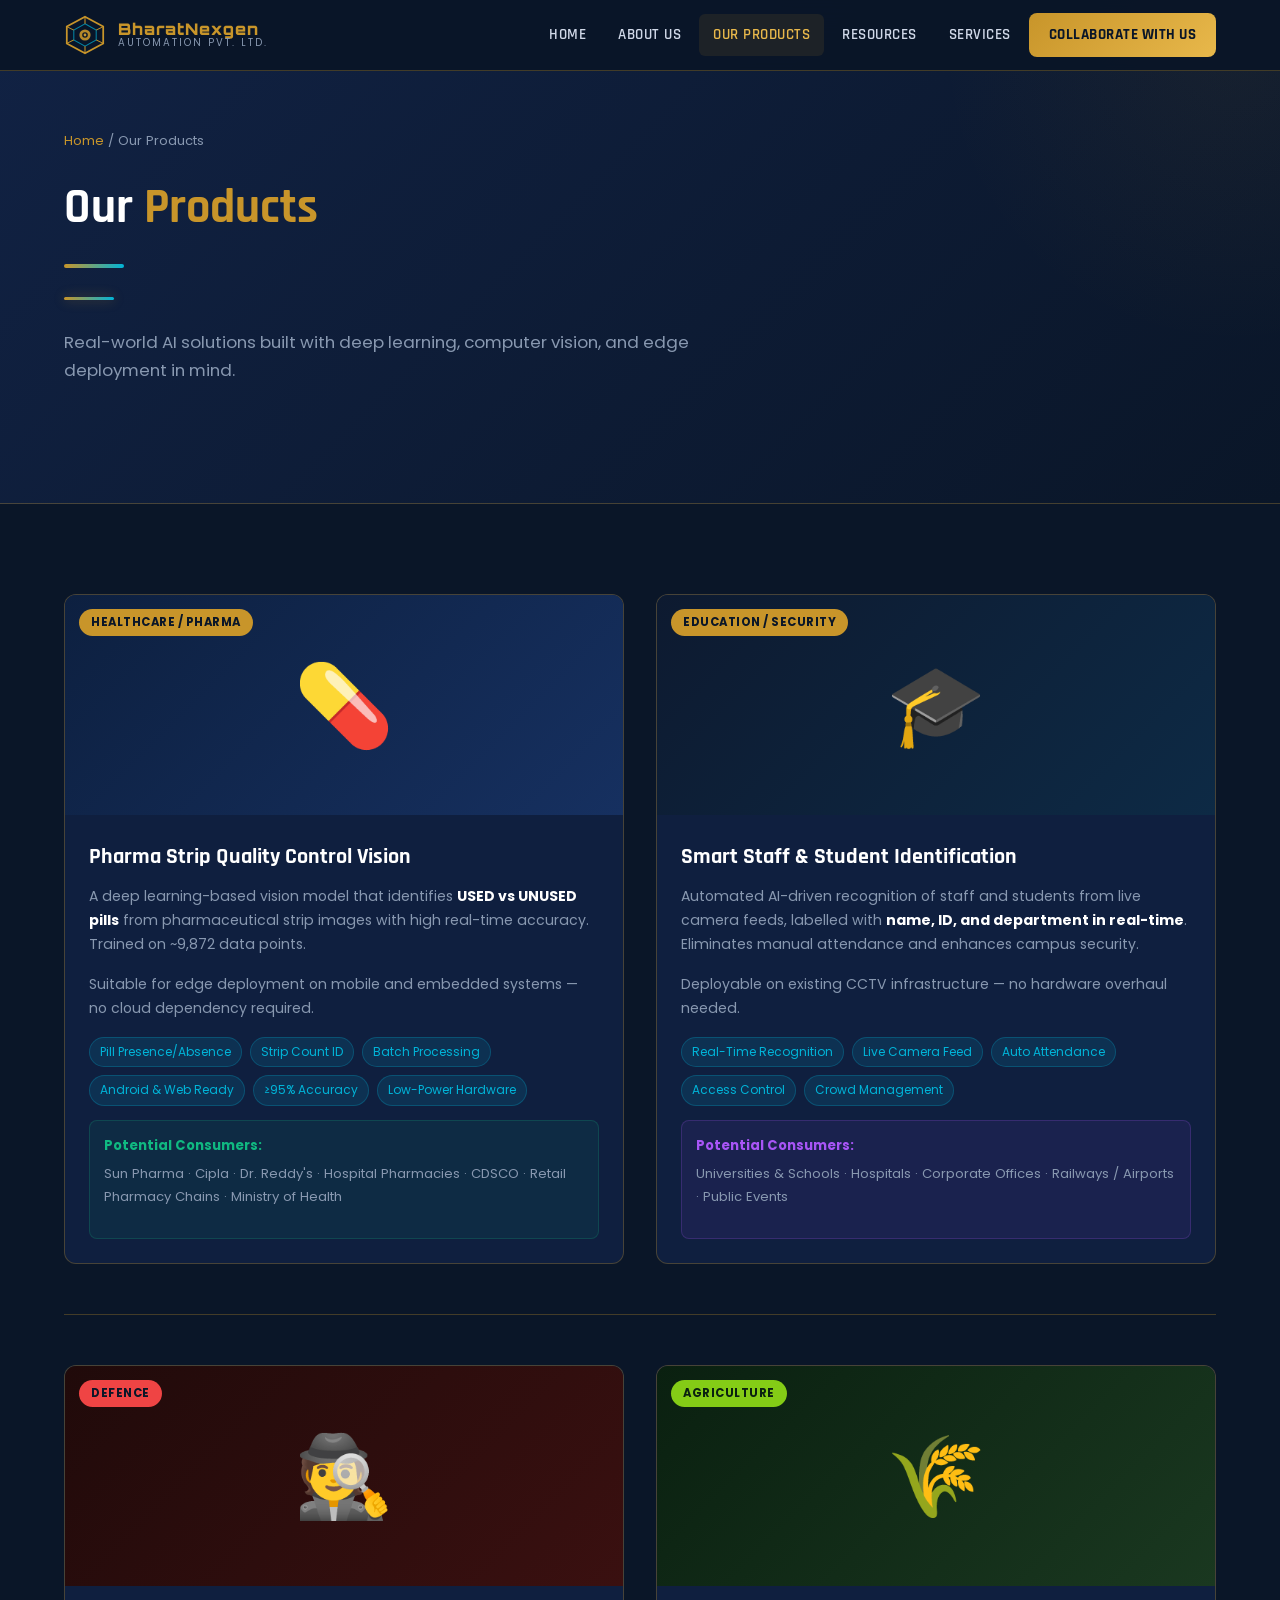
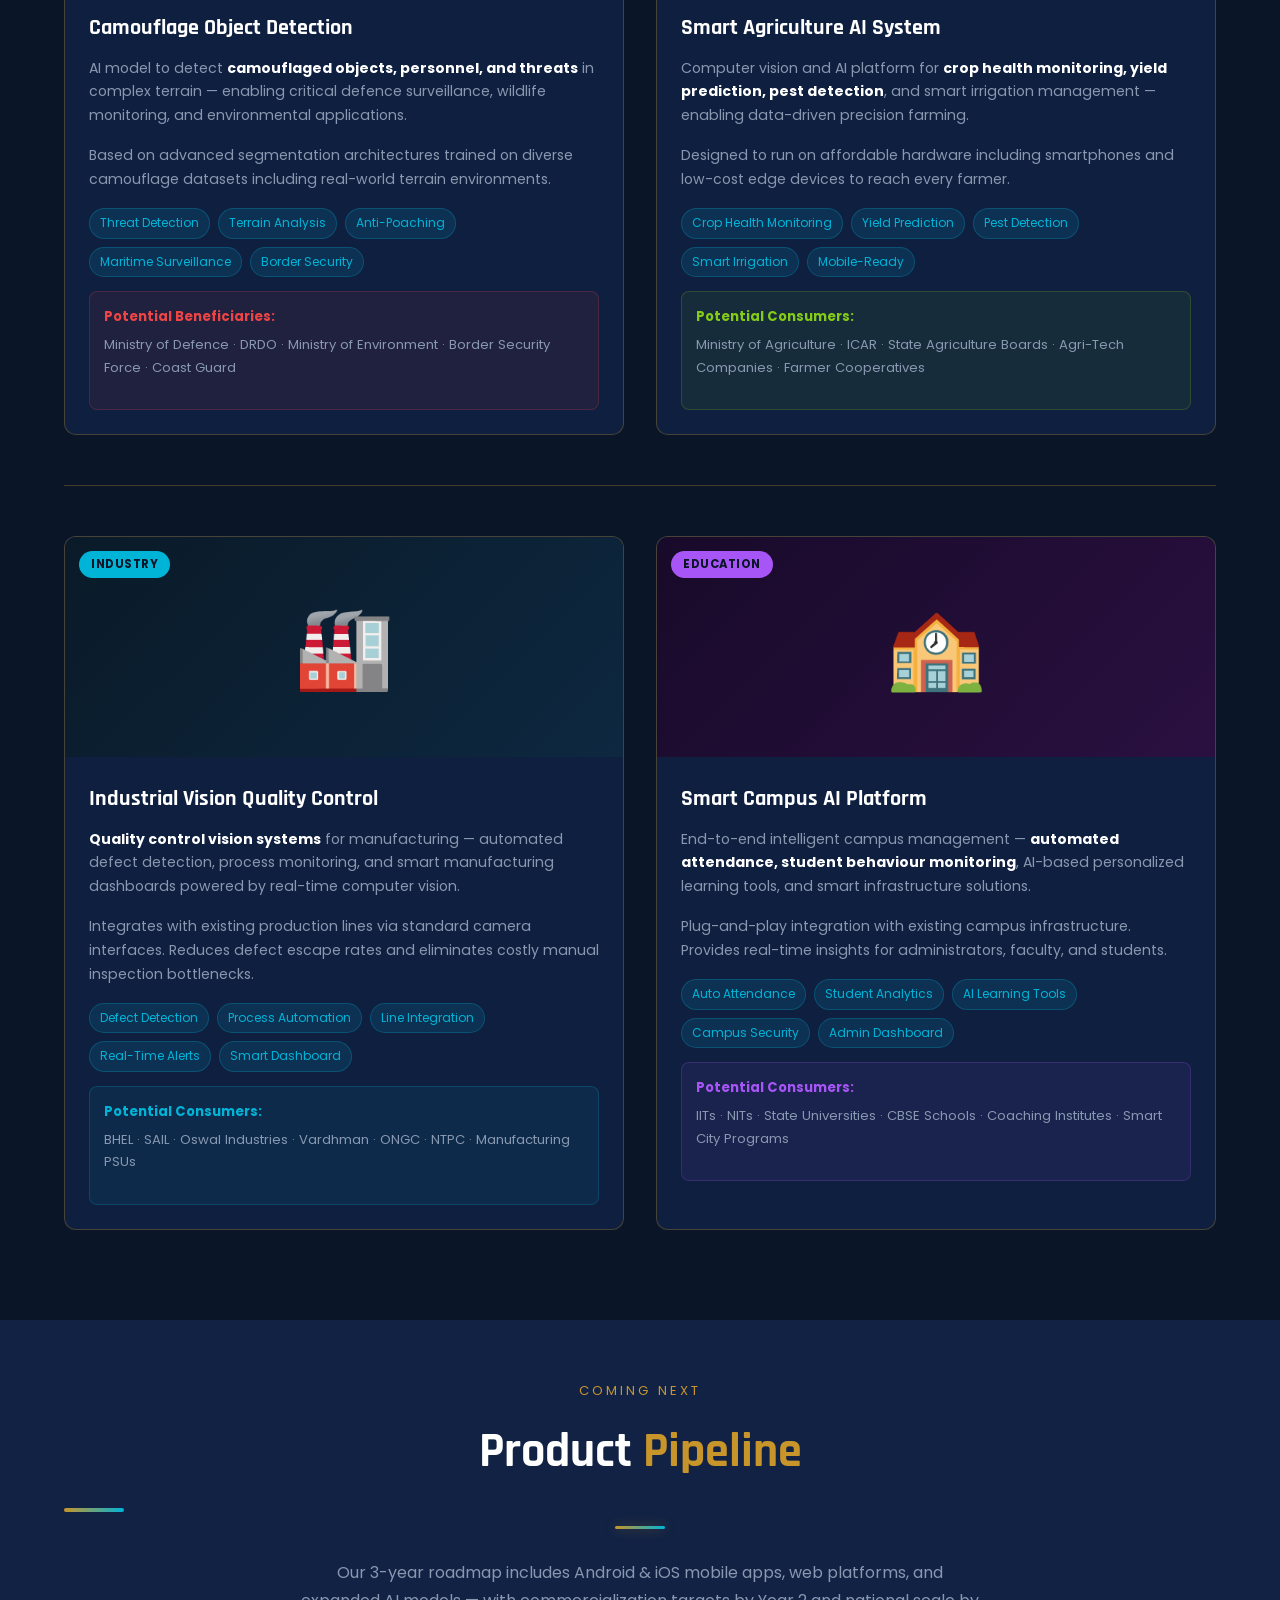
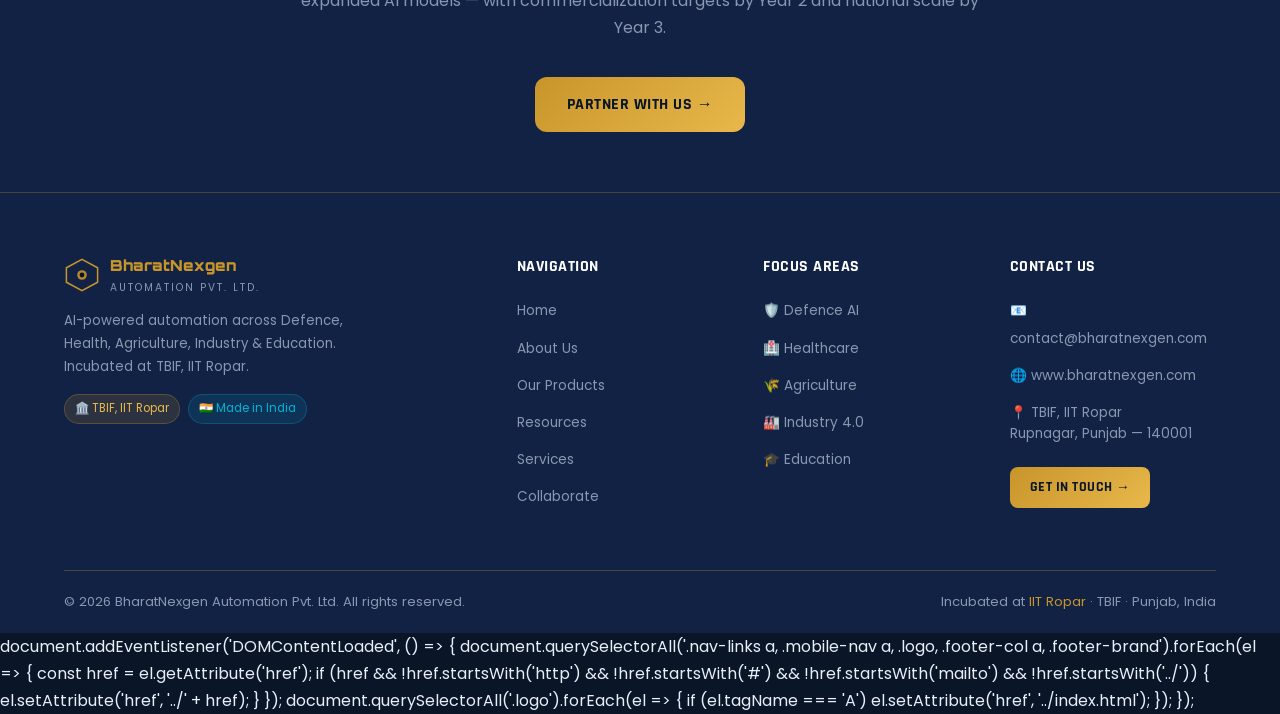
<file: pages/products.html>
<!DOCTYPE html>
<html lang="en">
<head>
  <meta charset="UTF-8" />
  <meta name="viewport" content="width=device-width, initial-scale=1.0" />
  <title>Our Products — BharatNexgen Automation Pvt. Ltd.</title>
  <meta name="description" content="Explore BharatNexgen's AI products across Pharma QC, Defence Surveillance, Smart Identification, Agriculture, and Education." />
  <link rel="stylesheet" href="../css/style.css" />
  <link rel="icon" href="../images/favicon.svg" type="image/svg+xml" />
</head>
<body>

<div id="nav-placeholder"></div>

<div class="page-hero">
  <div class="container">
    <p class="page-hero-breadcrumb"><a href="../index.html">Home</a> / Our Products</p>
    <h1 class="section-title">Our <span>Products</span></h1>
    <span class="gold-line"></span>
    <p class="section-subtitle">Real-world AI solutions built with deep learning, computer vision, and edge deployment in mind.</p>
  </div>
</div>

<!-- ===================== PRODUCTS GRID ===================== -->
<section>
  <div class="container">

    <!-- Row 1 -->
    <div class="products-grid reveal">

      <!-- PS-1 -->
      <div class="product-card" id="pharma">
        <div class="product-img" style="background:linear-gradient(135deg,#0d2040,#163060);">
          <div style="font-size:5rem;">💊</div>
          <span class="product-tag">Healthcare / Pharma</span>
        </div>
        <div class="product-body">
          <h3>Pharma Strip Quality Control Vision</h3>
          <p>A deep learning-based vision model that identifies <strong style="color:var(--white);">USED vs UNUSED pills</strong> from pharmaceutical strip images with high real-time accuracy. Trained on ~9,872 data points.</p>
          <p>Suitable for edge deployment on mobile and embedded systems — no cloud dependency required.</p>
          <div class="product-features" style="margin-top:14px;margin-bottom:14px;">
            <span class="feature-tag">Pill Presence/Absence</span>
            <span class="feature-tag">Strip Count ID</span>
            <span class="feature-tag">Batch Processing</span>
            <span class="feature-tag">Android &amp; Web Ready</span>
            <span class="feature-tag">≥95% Accuracy</span>
            <span class="feature-tag">Low-Power Hardware</span>
          </div>
          <div style="background:rgba(16,185,129,0.08);border:1px solid rgba(16,185,129,0.2);border-radius:8px;padding:14px;margin-top:14px;">
            <p style="font-size:0.82rem;color:var(--gray-mid);margin-bottom:6px;"><strong style="color:#10b981;">Potential Consumers:</strong></p>
            <p style="font-size:0.82rem;color:var(--gray-mid);">Sun Pharma · Cipla · Dr. Reddy's · Hospital Pharmacies · CDSCO · Retail Pharmacy Chains · Ministry of Health</p>
          </div>
        </div>
      </div>

      <!-- PS-2 -->
      <div class="product-card" id="identification">
        <div class="product-img" style="background:linear-gradient(135deg,#0d1a30,#0d2a45);">
          <div style="font-size:5rem;">🎓</div>
          <span class="product-tag">Education / Security</span>
        </div>
        <div class="product-body">
          <h3>Smart Staff &amp; Student Identification</h3>
          <p>Automated AI-driven recognition of staff and students from live camera feeds, labelled with <strong style="color:var(--white);">name, ID, and department in real-time</strong>. Eliminates manual attendance and enhances campus security.</p>
          <p>Deployable on existing CCTV infrastructure — no hardware overhaul needed.</p>
          <div class="product-features" style="margin-top:14px;margin-bottom:14px;">
            <span class="feature-tag">Real-Time Recognition</span>
            <span class="feature-tag">Live Camera Feed</span>
            <span class="feature-tag">Auto Attendance</span>
            <span class="feature-tag">Access Control</span>
            <span class="feature-tag">Crowd Management</span>
          </div>
          <div style="background:rgba(168,85,247,0.08);border:1px solid rgba(168,85,247,0.2);border-radius:8px;padding:14px;margin-top:14px;">
            <p style="font-size:0.82rem;color:var(--gray-mid);margin-bottom:6px;"><strong style="color:#a855f7;">Potential Consumers:</strong></p>
            <p style="font-size:0.82rem;color:var(--gray-mid);">Universities &amp; Schools · Hospitals · Corporate Offices · Railways / Airports · Public Events</p>
          </div>
        </div>
      </div>
    </div>

    <hr class="divider">

    <!-- Row 2 -->
    <div class="products-grid reveal">

      <!-- PS-3 -->
      <div class="product-card" id="defence">
        <div class="product-img" style="background:linear-gradient(135deg,#200a0a,#3a1010);">
          <div style="font-size:5rem;">🕵️</div>
          <span class="product-tag" style="background:#ef4444;">Defence</span>
        </div>
        <div class="product-body">
          <h3>Camouflage Object Detection</h3>
          <p>AI model to detect <strong style="color:var(--white);">camouflaged objects, personnel, and threats</strong> in complex terrain — enabling critical defence surveillance, wildlife monitoring, and environmental applications.</p>
          <p>Based on advanced segmentation architectures trained on diverse camouflage datasets including real-world terrain environments.</p>
          <div class="product-features" style="margin-top:14px;margin-bottom:14px;">
            <span class="feature-tag">Threat Detection</span>
            <span class="feature-tag">Terrain Analysis</span>
            <span class="feature-tag">Anti-Poaching</span>
            <span class="feature-tag">Maritime Surveillance</span>
            <span class="feature-tag">Border Security</span>
          </div>
          <div style="background:rgba(239,68,68,0.08);border:1px solid rgba(239,68,68,0.2);border-radius:8px;padding:14px;margin-top:14px;">
            <p style="font-size:0.82rem;color:var(--gray-mid);margin-bottom:6px;"><strong style="color:#ef4444;">Potential Beneficiaries:</strong></p>
            <p style="font-size:0.82rem;color:var(--gray-mid);">Ministry of Defence · DRDO · Ministry of Environment · Border Security Force · Coast Guard</p>
          </div>
        </div>
      </div>

      <!-- Agriculture AI -->
      <div class="product-card" id="agriculture">
        <div class="product-img" style="background:linear-gradient(135deg,#0a2010,#1a3820);">
          <div style="font-size:5rem;">🌾</div>
          <span class="product-tag" style="background:#84cc16;color:#0a2010;">Agriculture</span>
        </div>
        <div class="product-body">
          <h3>Smart Agriculture AI System</h3>
          <p>Computer vision and AI platform for <strong style="color:var(--white);">crop health monitoring, yield prediction, pest detection</strong>, and smart irrigation management — enabling data-driven precision farming.</p>
          <p>Designed to run on affordable hardware including smartphones and low-cost edge devices to reach every farmer.</p>
          <div class="product-features" style="margin-top:14px;margin-bottom:14px;">
            <span class="feature-tag">Crop Health Monitoring</span>
            <span class="feature-tag">Yield Prediction</span>
            <span class="feature-tag">Pest Detection</span>
            <span class="feature-tag">Smart Irrigation</span>
            <span class="feature-tag">Mobile-Ready</span>
          </div>
          <div style="background:rgba(132,204,22,0.08);border:1px solid rgba(132,204,22,0.2);border-radius:8px;padding:14px;margin-top:14px;">
            <p style="font-size:0.82rem;color:var(--gray-mid);margin-bottom:6px;"><strong style="color:#84cc16;">Potential Consumers:</strong></p>
            <p style="font-size:0.82rem;color:var(--gray-mid);">Ministry of Agriculture · ICAR · State Agriculture Boards · Agri-Tech Companies · Farmer Cooperatives</p>
          </div>
        </div>
      </div>
    </div>

    <hr class="divider">

    <!-- Row 3 -->
    <div class="products-grid reveal">

      <!-- Industrial QC -->
      <div class="product-card" id="industry">
        <div class="product-img" style="background:linear-gradient(135deg,#0a1a28,#0d2840);">
          <div style="font-size:5rem;">🏭</div>
          <span class="product-tag" style="background:#00b4d8;">Industry</span>
        </div>
        <div class="product-body">
          <h3>Industrial Vision Quality Control</h3>
          <p><strong style="color:var(--white);">Quality control vision systems</strong> for manufacturing — automated defect detection, process monitoring, and smart manufacturing dashboards powered by real-time computer vision.</p>
          <p>Integrates with existing production lines via standard camera interfaces. Reduces defect escape rates and eliminates costly manual inspection bottlenecks.</p>
          <div class="product-features" style="margin-top:14px;margin-bottom:14px;">
            <span class="feature-tag">Defect Detection</span>
            <span class="feature-tag">Process Automation</span>
            <span class="feature-tag">Line Integration</span>
            <span class="feature-tag">Real-Time Alerts</span>
            <span class="feature-tag">Smart Dashboard</span>
          </div>
          <div style="background:rgba(0,180,216,0.08);border:1px solid rgba(0,180,216,0.2);border-radius:8px;padding:14px;margin-top:14px;">
            <p style="font-size:0.82rem;color:var(--gray-mid);margin-bottom:6px;"><strong style="color:#00b4d8;">Potential Consumers:</strong></p>
            <p style="font-size:0.82rem;color:var(--gray-mid);">BHEL · SAIL · Oswal Industries · Vardhman · ONGC · NTPC · Manufacturing PSUs</p>
          </div>
        </div>
      </div>

      <!-- Smart Campus -->
      <div class="product-card" id="education">
        <div class="product-img" style="background:linear-gradient(135deg,#180a2a,#2a1040);">
          <div style="font-size:5rem;">🏫</div>
          <span class="product-tag" style="background:#a855f7;">Education</span>
        </div>
        <div class="product-body">
          <h3>Smart Campus AI Platform</h3>
          <p>End-to-end intelligent campus management — <strong style="color:var(--white);">automated attendance, student behaviour monitoring</strong>, AI-based personalized learning tools, and smart infrastructure solutions.</p>
          <p>Plug-and-play integration with existing campus infrastructure. Provides real-time insights for administrators, faculty, and students.</p>
          <div class="product-features" style="margin-top:14px;margin-bottom:14px;">
            <span class="feature-tag">Auto Attendance</span>
            <span class="feature-tag">Student Analytics</span>
            <span class="feature-tag">AI Learning Tools</span>
            <span class="feature-tag">Campus Security</span>
            <span class="feature-tag">Admin Dashboard</span>
          </div>
          <div style="background:rgba(168,85,247,0.08);border:1px solid rgba(168,85,247,0.2);border-radius:8px;padding:14px;margin-top:14px;">
            <p style="font-size:0.82rem;color:var(--gray-mid);margin-bottom:6px;"><strong style="color:#a855f7;">Potential Consumers:</strong></p>
            <p style="font-size:0.82rem;color:var(--gray-mid);">IITs · NITs · State Universities · CBSE Schools · Coaching Institutes · Smart City Programs</p>
          </div>
        </div>
      </div>
    </div>

  </div>
</section>

<!-- Pipeline Section -->
<section style="background:var(--navy-mid);padding:60px 0;">
  <div class="container" style="text-align:center;">
    <div class="reveal">
      <p class="text-gold" style="font-size:0.82rem;letter-spacing:3px;text-transform:uppercase;margin-bottom:10px;">Coming Next</p>
      <h2 class="section-title" style="display:block;">Product <span>Pipeline</span></h2>
      <span class="gold-line" style="margin:14px auto 30px;"></span>
      <p style="color:var(--gray-mid);max-width:680px;margin:0 auto 36px;">Our 3-year roadmap includes Android &amp; iOS mobile apps, web platforms, and expanded AI models — with commercialization targets by Year 2 and national scale by Year 3.</p>
      <a href="collaborate.html" class="btn btn-primary">Partner With Us →</a>
    </div>
  </div>
</section>

<div id="footer-placeholder"></div>
<script src="../js/nav.js"></script>
<script src="../js/main.js"></script>
document.addEventListener('DOMContentLoaded', () => {
  document.querySelectorAll('.nav-links a, .mobile-nav a, .logo, .footer-col a, .footer-brand').forEach(el => {
    const href = el.getAttribute('href');
    if (href && !href.startsWith('http') && !href.startsWith('#') && !href.startsWith('mailto') && !href.startsWith('../')) {
      el.setAttribute('href', '../' + href);
    }
  });
  document.querySelectorAll('.logo').forEach(el => {
    if (el.tagName === 'A') el.setAttribute('href', '../index.html');
  });
});
</script>
</body>
</html>
</file>
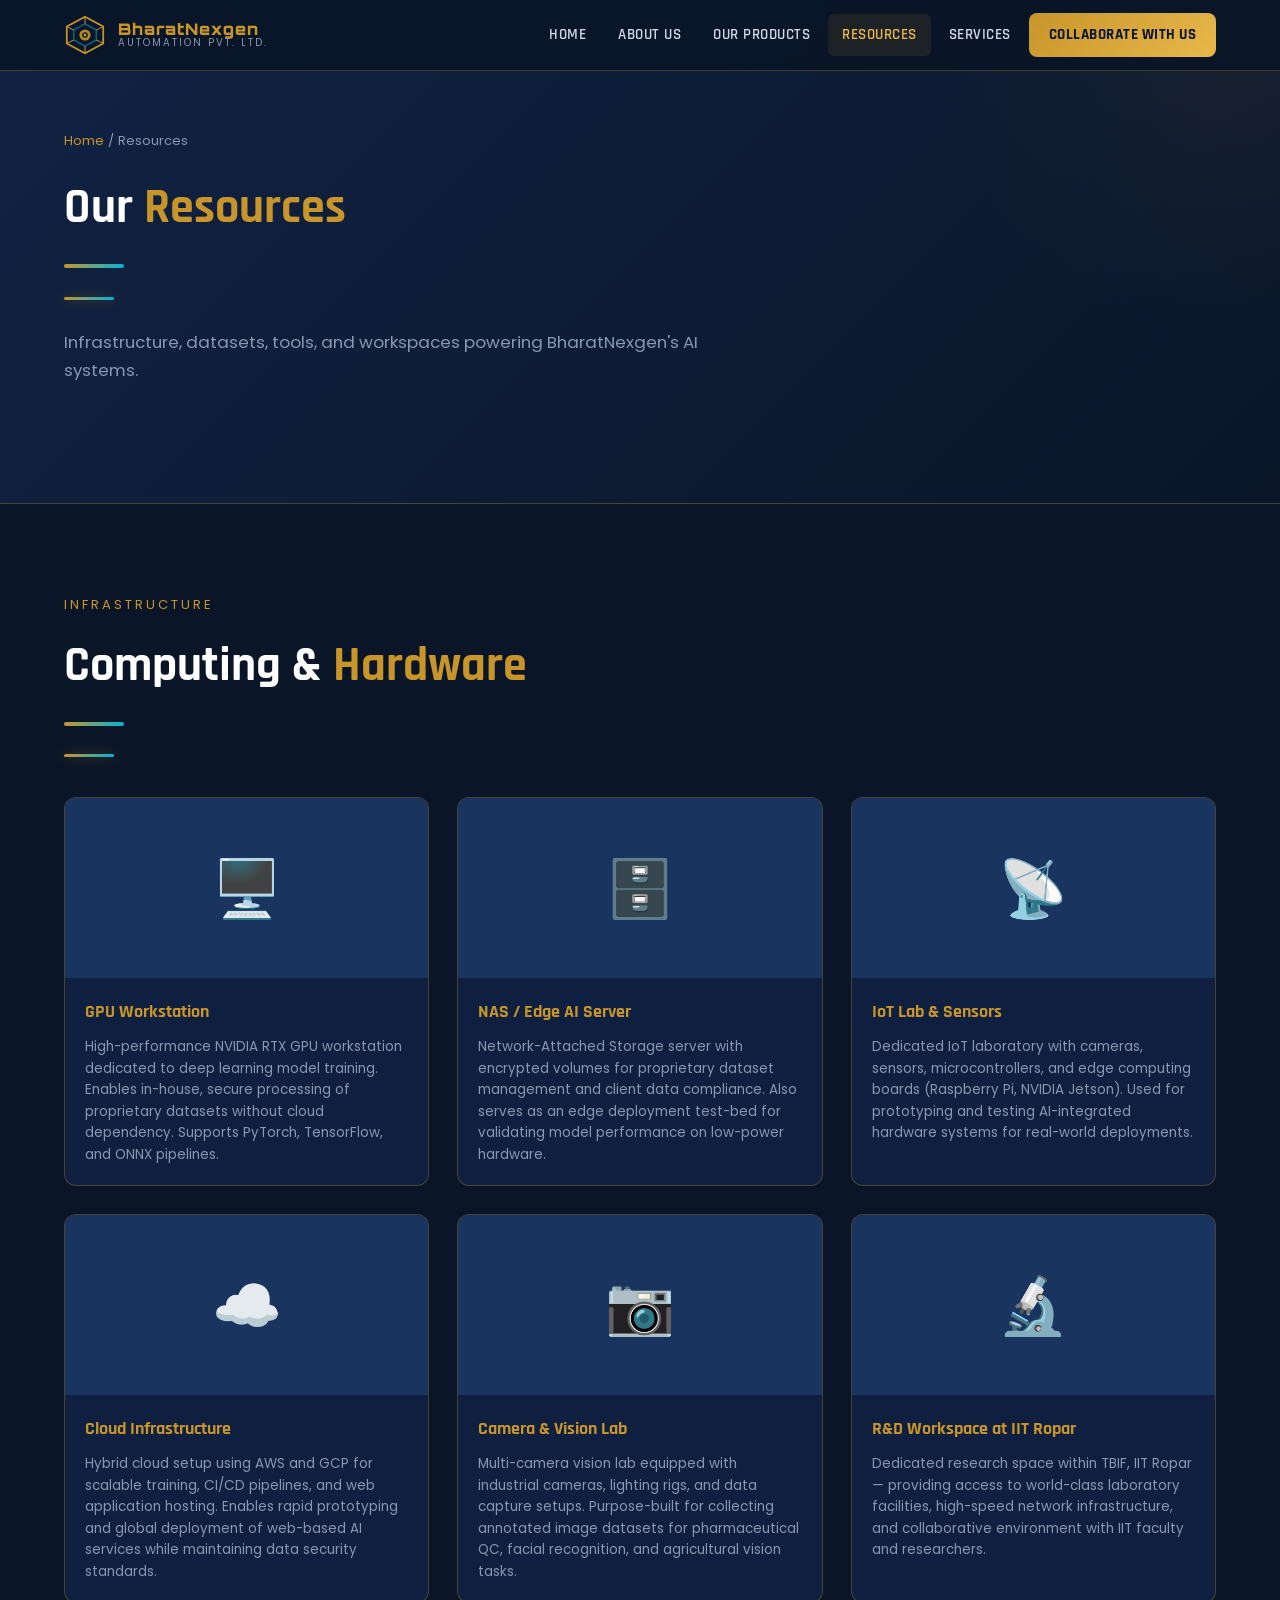
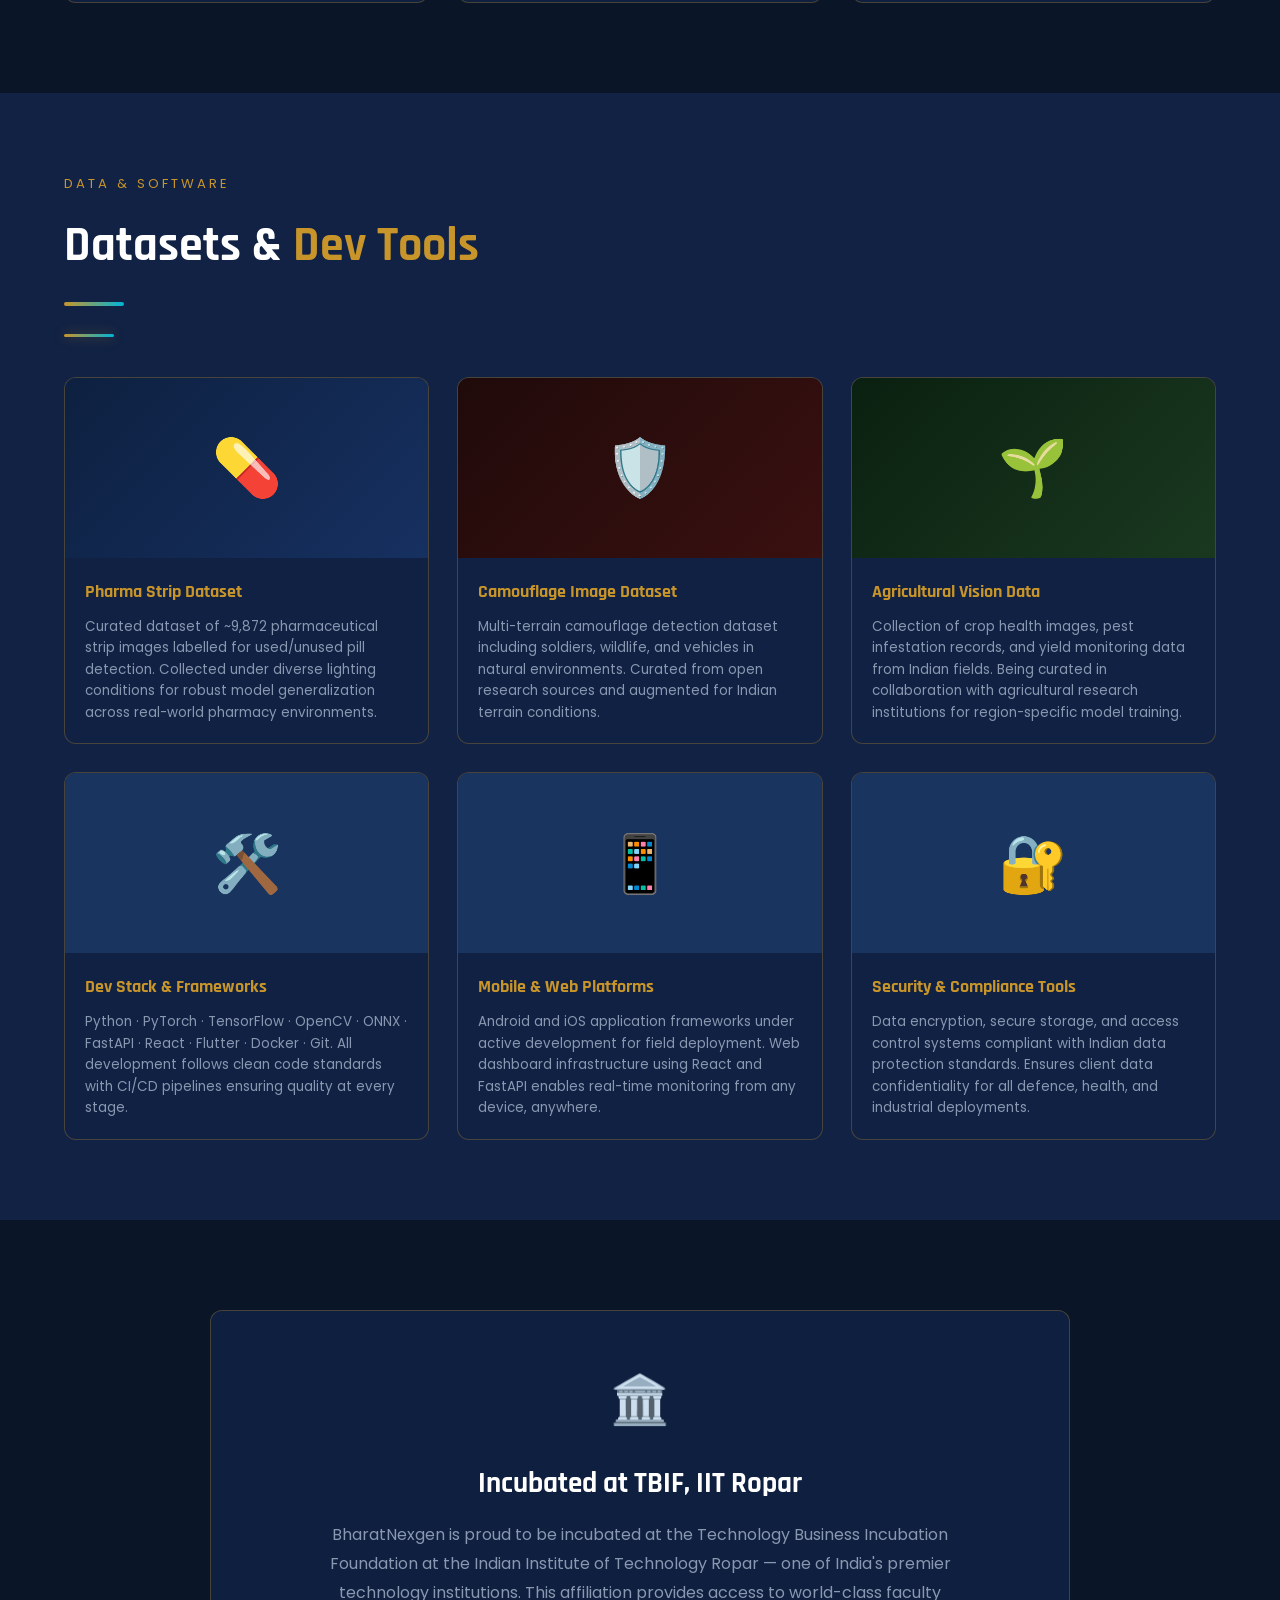
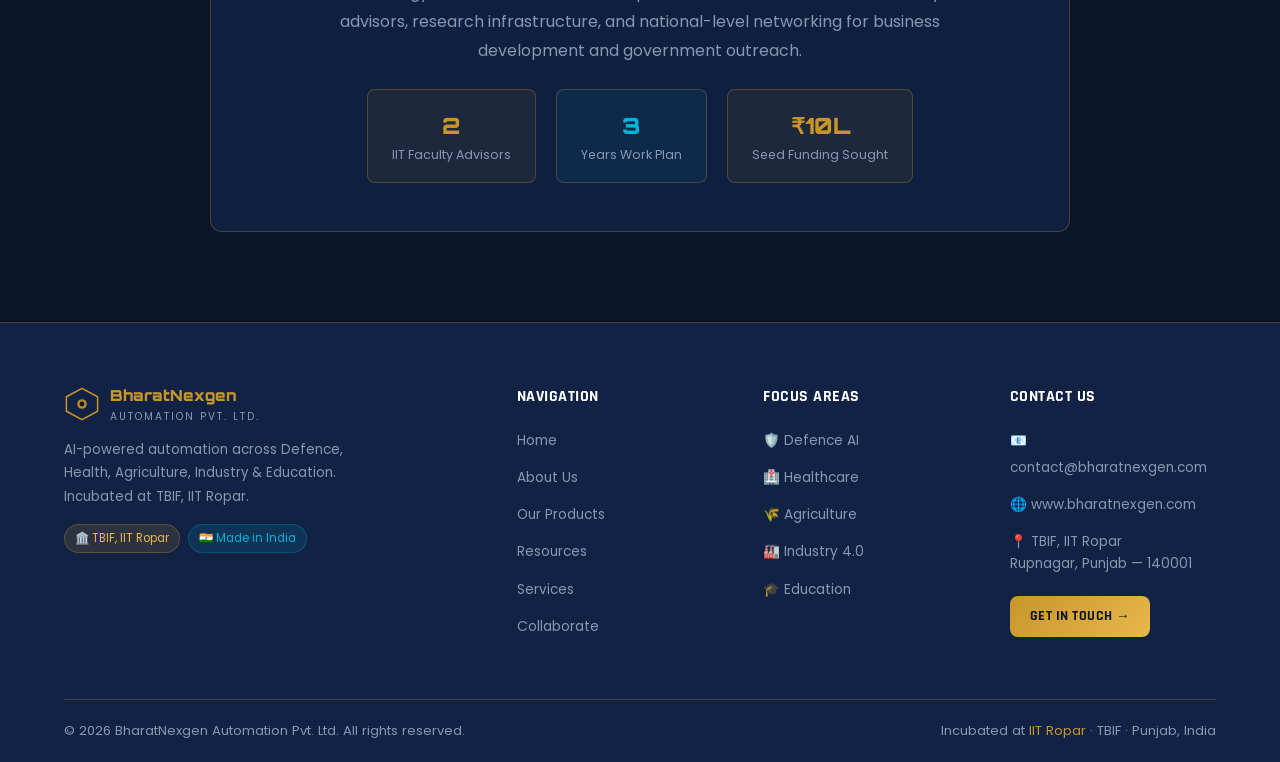
<file: pages/resources.html>
<!DOCTYPE html>
<html lang="en">
<head>
  <meta charset="UTF-8" />
  <meta name="viewport" content="width=device-width, initial-scale=1.0" />
  <title>Resources — BharatNexgen Automation Pvt. Ltd.</title>
  <meta name="description" content="Explore BharatNexgen's infrastructure, workspaces, GPU servers, datasets, and technical resources." />
  <link rel="stylesheet" href="../css/style.css" />
  <link rel="icon" href="../images/favicon.svg" type="image/svg+xml" />
</head>
<body>

<div id="nav-placeholder"></div>

<div class="page-hero">
  <div class="container">
    <p class="page-hero-breadcrumb"><a href="../index.html">Home</a> / Resources</p>
    <h1 class="section-title">Our <span>Resources</span></h1>
    <span class="gold-line"></span>
    <p class="section-subtitle">Infrastructure, datasets, tools, and workspaces powering BharatNexgen's AI systems.</p>
  </div>
</div>

<!-- ===================== INFRASTRUCTURE ===================== -->
<section>
  <div class="container">
    <div class="reveal" style="margin-bottom:40px;">
      <p class="text-gold" style="font-size:0.82rem;letter-spacing:3px;text-transform:uppercase;margin-bottom:10px;">Infrastructure</p>
      <h2 class="section-title">Computing &amp; <span>Hardware</span></h2>
      <span class="gold-line"></span>
    </div>

    <div class="resources-grid reveal">

      <div class="resource-card">
        <div class="resource-img">🖥️</div>
        <div class="resource-body">
          <h3>GPU Workstation</h3>
          <p>High-performance NVIDIA RTX GPU workstation dedicated to deep learning model training. Enables in-house, secure processing of proprietary datasets without cloud dependency. Supports PyTorch, TensorFlow, and ONNX pipelines.</p>
        </div>
      </div>

      <div class="resource-card">
        <div class="resource-img">🗄️</div>
        <div class="resource-body">
          <h3>NAS / Edge AI Server</h3>
          <p>Network-Attached Storage server with encrypted volumes for proprietary dataset management and client data compliance. Also serves as an edge deployment test-bed for validating model performance on low-power hardware.</p>
        </div>
      </div>

      <div class="resource-card">
        <div class="resource-img">📡</div>
        <div class="resource-body">
          <h3>IoT Lab &amp; Sensors</h3>
          <p>Dedicated IoT laboratory with cameras, sensors, microcontrollers, and edge computing boards (Raspberry Pi, NVIDIA Jetson). Used for prototyping and testing AI-integrated hardware systems for real-world deployments.</p>
        </div>
      </div>

      <div class="resource-card">
        <div class="resource-img">☁️</div>
        <div class="resource-body">
          <h3>Cloud Infrastructure</h3>
          <p>Hybrid cloud setup using AWS and GCP for scalable training, CI/CD pipelines, and web application hosting. Enables rapid prototyping and global deployment of web-based AI services while maintaining data security standards.</p>
        </div>
      </div>

      <div class="resource-card">
        <div class="resource-img">📷</div>
        <div class="resource-body">
          <h3>Camera &amp; Vision Lab</h3>
          <p>Multi-camera vision lab equipped with industrial cameras, lighting rigs, and data capture setups. Purpose-built for collecting annotated image datasets for pharmaceutical QC, facial recognition, and agricultural vision tasks.</p>
        </div>
      </div>

      <div class="resource-card">
        <div class="resource-img">🔬</div>
        <div class="resource-body">
          <h3>R&amp;D Workspace at IIT Ropar</h3>
          <p>Dedicated research space within TBIF, IIT Ropar — providing access to world-class laboratory facilities, high-speed network infrastructure, and collaborative environment with IIT faculty and researchers.</p>
        </div>
      </div>

    </div>
  </div>
</section>

<!-- ===================== DATASETS & SOFTWARE ===================== -->
<section style="background:var(--navy-mid);padding:80px 0;">
  <div class="container">
    <div class="reveal" style="margin-bottom:40px;">
      <p class="text-gold" style="font-size:0.82rem;letter-spacing:3px;text-transform:uppercase;margin-bottom:10px;">Data &amp; Software</p>
      <h2 class="section-title">Datasets &amp; <span>Dev Tools</span></h2>
      <span class="gold-line"></span>
    </div>

    <div class="resources-grid reveal">

      <div class="resource-card">
        <div class="resource-img" style="background:linear-gradient(135deg,#0d2040,#163060);">💊</div>
        <div class="resource-body">
          <h3>Pharma Strip Dataset</h3>
          <p>Curated dataset of ~9,872 pharmaceutical strip images labelled for used/unused pill detection. Collected under diverse lighting conditions for robust model generalization across real-world pharmacy environments.</p>
        </div>
      </div>

      <div class="resource-card">
        <div class="resource-img" style="background:linear-gradient(135deg,#200a0a,#3a1010);">🛡️</div>
        <div class="resource-body">
          <h3>Camouflage Image Dataset</h3>
          <p>Multi-terrain camouflage detection dataset including soldiers, wildlife, and vehicles in natural environments. Curated from open research sources and augmented for Indian terrain conditions.</p>
        </div>
      </div>

      <div class="resource-card">
        <div class="resource-img" style="background:linear-gradient(135deg,#0a2010,#1a3820);">🌱</div>
        <div class="resource-body">
          <h3>Agricultural Vision Data</h3>
          <p>Collection of crop health images, pest infestation records, and yield monitoring data from Indian fields. Being curated in collaboration with agricultural research institutions for region-specific model training.</p>
        </div>
      </div>

      <div class="resource-card">
        <div class="resource-img">🛠️</div>
        <div class="resource-body">
          <h3>Dev Stack &amp; Frameworks</h3>
          <p>Python · PyTorch · TensorFlow · OpenCV · ONNX · FastAPI · React · Flutter · Docker · Git. All development follows clean code standards with CI/CD pipelines ensuring quality at every stage.</p>
        </div>
      </div>

      <div class="resource-card">
        <div class="resource-img">📱</div>
        <div class="resource-body">
          <h3>Mobile &amp; Web Platforms</h3>
          <p>Android and iOS application frameworks under active development for field deployment. Web dashboard infrastructure using React and FastAPI enables real-time monitoring from any device, anywhere.</p>
        </div>
      </div>

      <div class="resource-card">
        <div class="resource-img">🔐</div>
        <div class="resource-body">
          <h3>Security &amp; Compliance Tools</h3>
          <p>Data encryption, secure storage, and access control systems compliant with Indian data protection standards. Ensures client data confidentiality for all defence, health, and industrial deployments.</p>
        </div>
      </div>

    </div>
  </div>
</section>

<!-- ===================== IIT ROPAR AFFILIATION ===================== -->
<section>
  <div class="container">
    <div class="reveal" style="background:var(--card-bg);border:1px solid var(--border);border-radius:var(--radius);padding:48px;max-width:860px;margin:0 auto;text-align:center;">
      <div style="font-size:3rem;margin-bottom:20px;">🏛️</div>
      <h2 style="font-family:'Rajdhani',sans-serif;font-size:1.8rem;font-weight:700;color:var(--white);margin-bottom:12px;">Incubated at TBIF, IIT Ropar</h2>
      <p style="color:var(--gray-mid);line-height:1.8;max-width:640px;margin:0 auto 24px;">
        BharatNexgen is proud to be incubated at the Technology Business Incubation Foundation at the Indian Institute of Technology Ropar — one of India's premier technology institutions. This affiliation provides access to world-class faculty advisors, research infrastructure, and national-level networking for business development and government outreach.
      </p>
      <div style="display:flex;gap:20px;justify-content:center;flex-wrap:wrap;">
        <div style="text-align:center;padding:16px 24px;background:rgba(200,149,42,0.08);border:1px solid var(--border);border-radius:8px;">
          <div style="font-family:'Orbitron',sans-serif;font-size:1.4rem;font-weight:900;color:var(--gold);">2</div>
          <div style="font-size:0.78rem;color:var(--gray-mid);">IIT Faculty Advisors</div>
        </div>
        <div style="text-align:center;padding:16px 24px;background:rgba(0,180,216,0.08);border:1px solid var(--border);border-radius:8px;">
          <div style="font-family:'Orbitron',sans-serif;font-size:1.4rem;font-weight:900;color:var(--teal);">3</div>
          <div style="font-size:0.78rem;color:var(--gray-mid);">Years Work Plan</div>
        </div>
        <div style="text-align:center;padding:16px 24px;background:rgba(200,149,42,0.08);border:1px solid var(--border);border-radius:8px;">
          <div style="font-family:'Orbitron',sans-serif;font-size:1.4rem;font-weight:900;color:var(--gold);">₹10L</div>
          <div style="font-size:0.78rem;color:var(--gray-mid);">Seed Funding Sought</div>
        </div>
      </div>
    </div>
  </div>
</section>

<div id="footer-placeholder"></div>
<script src="../js/nav.js"></script>
<script src="../js/main.js"></script>
<script>
document.addEventListener('DOMContentLoaded', () => {
  document.querySelectorAll('.nav-links a, .mobile-nav a').forEach(el => {
    const href = el.getAttribute('href');
    if (href && !href.startsWith('http') && !href.startsWith('#') && !href.startsWith('mailto') && !href.startsWith('../')) {
      el.setAttribute('href', '../' + href);
    }
  });
  document.querySelectorAll('a.logo').forEach(el => el.setAttribute('href', '../index.html'));
});
</script>
</body>
</html>
</file>
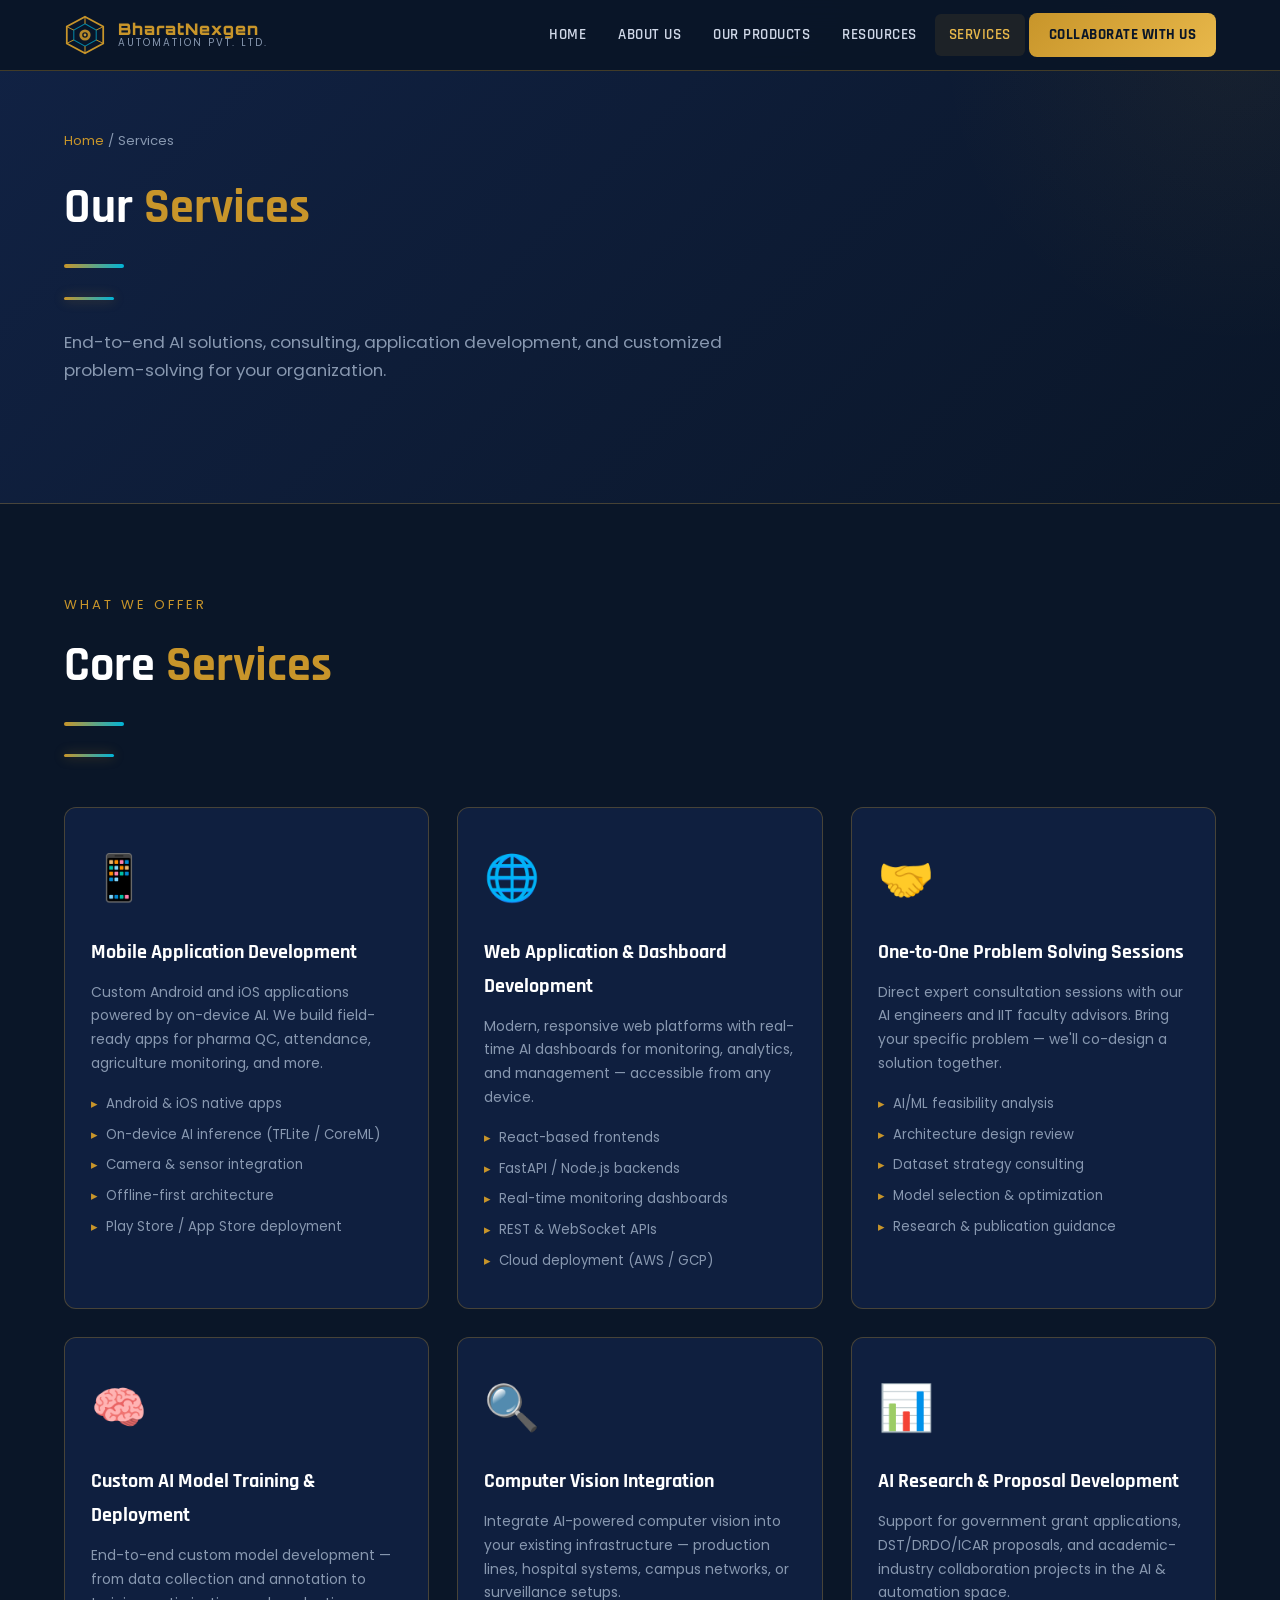
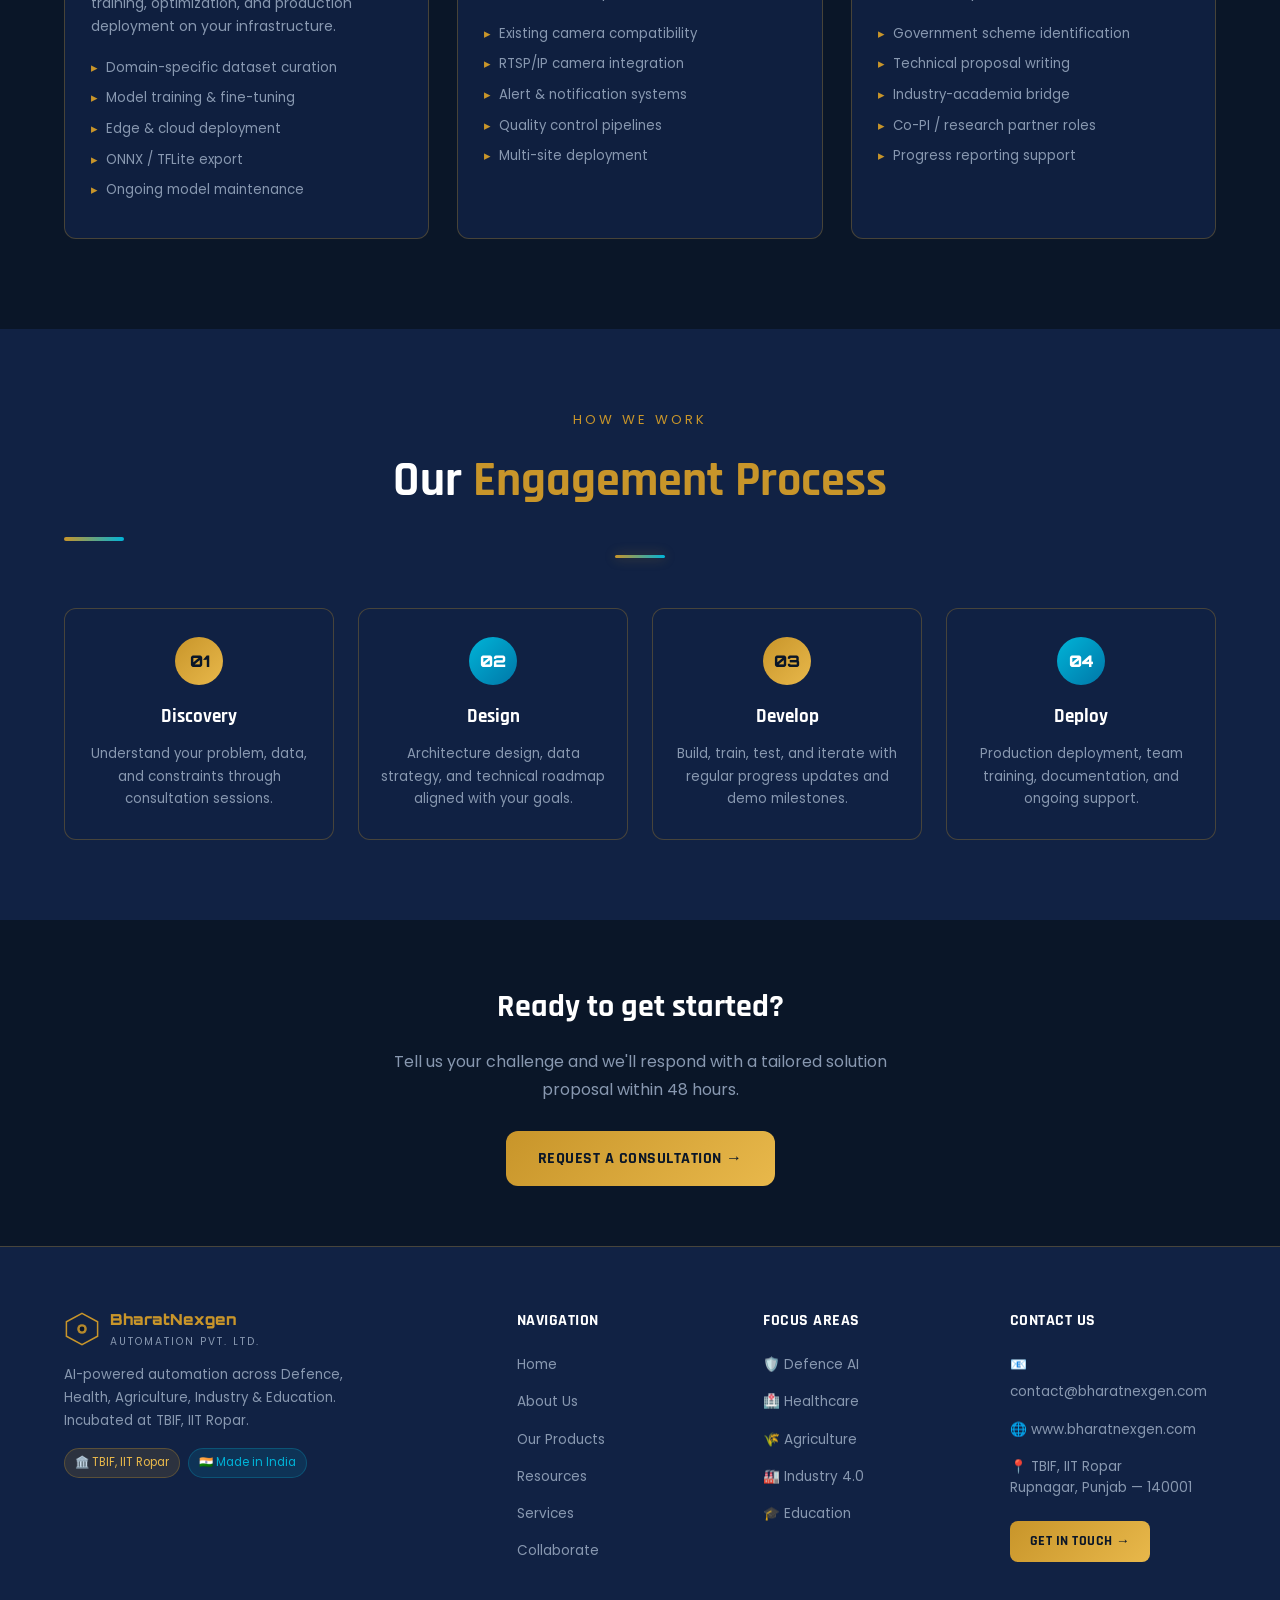
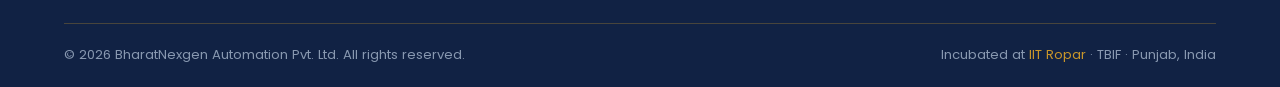
<file: pages/services.html>
<!DOCTYPE html>
<html lang="en">
<head>
  <meta charset="UTF-8" />
  <meta name="viewport" content="width=device-width, initial-scale=1.0" />
  <title>Services — BharatNexgen Automation Pvt. Ltd.</title>
  <meta name="description" content="BharatNexgen offers AI consulting, mobile & web application development, one-to-one problem solving, and custom model training services." />
  <link rel="stylesheet" href="../css/style.css" />
  <link rel="icon" href="../images/favicon.svg" type="image/svg+xml" />
</head>
<body>

<div id="nav-placeholder"></div>

<div class="page-hero">
  <div class="container">
    <p class="page-hero-breadcrumb"><a href="../index.html">Home</a> / Services</p>
    <h1 class="section-title">Our <span>Services</span></h1>
    <span class="gold-line"></span>
    <p class="section-subtitle">End-to-end AI solutions, consulting, application development, and customized problem-solving for your organization.</p>
  </div>
</div>

<!-- ===================== SERVICES GRID ===================== -->
<section>
  <div class="container">
    <div class="reveal" style="margin-bottom:50px;">
      <p class="text-gold" style="font-size:0.82rem;letter-spacing:3px;text-transform:uppercase;margin-bottom:10px;">What We Offer</p>
      <h2 class="section-title">Core <span>Services</span></h2>
      <span class="gold-line"></span>
    </div>

    <div class="services-grid reveal">

      <div class="service-card">
        <div class="service-icon">📱</div>
        <h3>Mobile Application Development</h3>
        <p>Custom Android and iOS applications powered by on-device AI. We build field-ready apps for pharma QC, attendance, agriculture monitoring, and more.</p>
        <ul>
          <li>Android &amp; iOS native apps</li>
          <li>On-device AI inference (TFLite / CoreML)</li>
          <li>Camera &amp; sensor integration</li>
          <li>Offline-first architecture</li>
          <li>Play Store / App Store deployment</li>
        </ul>
      </div>

      <div class="service-card">
        <div class="service-icon">🌐</div>
        <h3>Web Application &amp; Dashboard Development</h3>
        <p>Modern, responsive web platforms with real-time AI dashboards for monitoring, analytics, and management — accessible from any device.</p>
        <ul>
          <li>React-based frontends</li>
          <li>FastAPI / Node.js backends</li>
          <li>Real-time monitoring dashboards</li>
          <li>REST &amp; WebSocket APIs</li>
          <li>Cloud deployment (AWS / GCP)</li>
        </ul>
      </div>

      <div class="service-card">
        <div class="service-icon">🤝</div>
        <h3>One-to-One Problem Solving Sessions</h3>
        <p>Direct expert consultation sessions with our AI engineers and IIT faculty advisors. Bring your specific problem — we'll co-design a solution together.</p>
        <ul>
          <li>AI/ML feasibility analysis</li>
          <li>Architecture design review</li>
          <li>Dataset strategy consulting</li>
          <li>Model selection &amp; optimization</li>
          <li>Research &amp; publication guidance</li>
        </ul>
      </div>

      <div class="service-card">
        <div class="service-icon">🧠</div>
        <h3>Custom AI Model Training &amp; Deployment</h3>
        <p>End-to-end custom model development — from data collection and annotation to training, optimization, and production deployment on your infrastructure.</p>
        <ul>
          <li>Domain-specific dataset curation</li>
          <li>Model training &amp; fine-tuning</li>
          <li>Edge &amp; cloud deployment</li>
          <li>ONNX / TFLite export</li>
          <li>Ongoing model maintenance</li>
        </ul>
      </div>

      <div class="service-card">
        <div class="service-icon">🔍</div>
        <h3>Computer Vision Integration</h3>
        <p>Integrate AI-powered computer vision into your existing infrastructure — production lines, hospital systems, campus networks, or surveillance setups.</p>
        <ul>
          <li>Existing camera compatibility</li>
          <li>RTSP/IP camera integration</li>
          <li>Alert &amp; notification systems</li>
          <li>Quality control pipelines</li>
          <li>Multi-site deployment</li>
        </ul>
      </div>

      <div class="service-card">
        <div class="service-icon">📊</div>
        <h3>AI Research &amp; Proposal Development</h3>
        <p>Support for government grant applications, DST/DRDO/ICAR proposals, and academic-industry collaboration projects in the AI &amp; automation space.</p>
        <ul>
          <li>Government scheme identification</li>
          <li>Technical proposal writing</li>
          <li>Industry-academia bridge</li>
          <li>Co-PI / research partner roles</li>
          <li>Progress reporting support</li>
        </ul>
      </div>

    </div>
  </div>
</section>

<!-- ===================== PROCESS ===================== -->
<section style="background:var(--navy-mid);padding:80px 0;">
  <div class="container">
    <div class="reveal" style="text-align:center;margin-bottom:50px;">
      <p class="text-gold" style="font-size:0.82rem;letter-spacing:3px;text-transform:uppercase;margin-bottom:10px;">How We Work</p>
      <h2 class="section-title" style="display:block;">Our <span>Engagement Process</span></h2>
      <span class="gold-line" style="margin:14px auto 0;"></span>
    </div>

    <div style="display:grid;grid-template-columns:repeat(4,1fr);gap:24px;" class="reveal">
      <div style="text-align:center;padding:28px 20px;background:var(--card-bg);border:1px solid var(--border);border-radius:var(--radius);position:relative;">
        <div style="width:48px;height:48px;background:linear-gradient(135deg,var(--gold),var(--gold-light));border-radius:50%;display:flex;align-items:center;justify-content:center;font-family:'Orbitron',sans-serif;font-weight:900;font-size:1rem;color:var(--navy);margin:0 auto 16px;">01</div>
        <h3 style="font-family:'Rajdhani',sans-serif;font-weight:700;color:var(--white);margin-bottom:10px;">Discovery</h3>
        <p style="font-size:0.83rem;color:var(--gray-mid);">Understand your problem, data, and constraints through consultation sessions.</p>
      </div>
      <div style="text-align:center;padding:28px 20px;background:var(--card-bg);border:1px solid var(--border);border-radius:var(--radius);">
        <div style="width:48px;height:48px;background:linear-gradient(135deg,var(--teal),var(--teal-dark));border-radius:50%;display:flex;align-items:center;justify-content:center;font-family:'Orbitron',sans-serif;font-weight:900;font-size:1rem;color:var(--white);margin:0 auto 16px;">02</div>
        <h3 style="font-family:'Rajdhani',sans-serif;font-weight:700;color:var(--white);margin-bottom:10px;">Design</h3>
        <p style="font-size:0.83rem;color:var(--gray-mid);">Architecture design, data strategy, and technical roadmap aligned with your goals.</p>
      </div>
      <div style="text-align:center;padding:28px 20px;background:var(--card-bg);border:1px solid var(--border);border-radius:var(--radius);">
        <div style="width:48px;height:48px;background:linear-gradient(135deg,var(--gold),var(--gold-light));border-radius:50%;display:flex;align-items:center;justify-content:center;font-family:'Orbitron',sans-serif;font-weight:900;font-size:1rem;color:var(--navy);margin:0 auto 16px;">03</div>
        <h3 style="font-family:'Rajdhani',sans-serif;font-weight:700;color:var(--white);margin-bottom:10px;">Develop</h3>
        <p style="font-size:0.83rem;color:var(--gray-mid);">Build, train, test, and iterate with regular progress updates and demo milestones.</p>
      </div>
      <div style="text-align:center;padding:28px 20px;background:var(--card-bg);border:1px solid var(--border);border-radius:var(--radius);">
        <div style="width:48px;height:48px;background:linear-gradient(135deg,var(--teal),var(--teal-dark));border-radius:50%;display:flex;align-items:center;justify-content:center;font-family:'Orbitron',sans-serif;font-weight:900;font-size:1rem;color:var(--white);margin:0 auto 16px;">04</div>
        <h3 style="font-family:'Rajdhani',sans-serif;font-weight:700;color:var(--white);margin-bottom:10px;">Deploy</h3>
        <p style="font-size:0.83rem;color:var(--gray-mid);">Production deployment, team training, documentation, and ongoing support.</p>
      </div>
    </div>
  </div>
</section>

<!-- CTA -->
<section style="padding:60px 0;">
  <div class="container" style="text-align:center;">
    <div class="reveal">
      <h2 style="font-family:'Rajdhani',sans-serif;font-size:2rem;font-weight:700;color:var(--white);margin-bottom:14px;">Ready to get started?</h2>
      <p style="color:var(--gray-mid);margin-bottom:28px;max-width:560px;margin-left:auto;margin-right:auto;">Tell us your challenge and we'll respond with a tailored solution proposal within 48 hours.</p>
      <a href="../pages/collaborate.html" class="btn btn-primary">Request a Consultation →</a>
    </div>
  </div>
</section>

<div id="footer-placeholder"></div>
<script src="../js/nav.js"></script>
<script src="../js/main.js"></script>
<script>
document.addEventListener('DOMContentLoaded', () => {
  document.querySelectorAll('.nav-links a, .mobile-nav a').forEach(el => {
    const href = el.getAttribute('href');
    if (href && !href.startsWith('http') && !href.startsWith('#') && !href.startsWith('mailto') && !href.startsWith('../')) {
      el.setAttribute('href', '../' + href);
    }
  });
  document.querySelectorAll('a.logo').forEach(el => el.setAttribute('href', '../index.html'));
});
</script>
</body>
</html>
</file>
<file: css/style.css>
/* =============================================
   BharatNexgen Automation Pvt. Ltd.
   Main Stylesheet
   ============================================= */

@import url('https://fonts.googleapis.com/css2?family=Rajdhani:wght@400;500;600;700&family=Poppins:wght@300;400;500;600;700&family=Orbitron:wght@400;700;900&display=swap');

/* --- CSS Variables --- */
:root {
  --navy:        #0a1628;
  --navy-mid:    #112244;
  --navy-light:  #1a3460;
  --gold:        #c8952a;
  --gold-light:  #e8b84b;
  --teal:        #00b4d8;
  --teal-dark:   #0077a8;
  --white:       #ffffff;
  --off-white:   #f0f4fa;
  --gray-light:  #d0d8e8;
  --gray-mid:    #8898b0;
  --text-dark:   #e8eef8;
  --card-bg:     rgba(17, 34, 68, 0.85);
  --border:      rgba(200, 149, 42, 0.3);
  --shadow:      0 8px 32px rgba(0,0,0,0.4);
  --radius:      12px;
  --transition:  all 0.3s ease;
}

/* --- Reset & Base --- */
*, *::before, *::after { box-sizing: border-box; margin: 0; padding: 0; }

html { scroll-behavior: smooth; font-size: 16px; }

body {
  font-family: 'Poppins', sans-serif;
  background-color: var(--navy);
  color: var(--text-dark);
  line-height: 1.7;
  overflow-x: hidden;
}

img { max-width: 100%; height: auto; display: block; }

a { text-decoration: none; color: inherit; transition: var(--transition); }

ul { list-style: none; }

.container {
  max-width: 1200px;
  margin: 0 auto;
  padding: 0 24px;
}

.section-title {
  font-family: 'Rajdhani', sans-serif;
  font-size: clamp(2rem, 5vw, 3rem);
  font-weight: 700;
  color: var(--white);
  position: relative;
  display: inline-block;
  margin-bottom: 0.3em;
}

.section-title span { color: var(--gold); }

.section-title::after {
  content: '';
  display: block;
  width: 60px;
  height: 4px;
  background: linear-gradient(90deg, var(--gold), var(--teal));
  margin-top: 0.3em;
  border-radius: 2px;
}

.section-subtitle {
  color: var(--gray-mid);
  font-size: 1.05rem;
  margin-bottom: 3rem;
  max-width: 680px;
}

section { padding: 90px 0; }

/* =============================================
   NAVIGATION
   ============================================= */
.navbar {
  position: fixed;
  top: 0; left: 0; right: 0;
  z-index: 1000;
  background: rgba(10, 22, 40, 0.95);
  backdrop-filter: blur(16px);
  border-bottom: 1px solid var(--border);
  transition: var(--transition);
}

.navbar-inner {
  display: flex;
  align-items: center;
  justify-content: space-between;
  height: 70px;
  gap: 20px;
}

.logo {
  display: flex;
  align-items: center;
  gap: 12px;
  flex-shrink: 0;
}

.logo-icon {
  width: 42px;
  height: 42px;
}

.logo-text {
  display: flex;
  flex-direction: column;
  line-height: 1.1;
}

.logo-text .brand {
  font-family: 'Orbitron', sans-serif;
  font-size: 1rem;
  font-weight: 900;
  color: var(--gold);
  letter-spacing: 1px;
}

.logo-text .tagline {
  font-size: 0.62rem;
  color: var(--gray-mid);
  letter-spacing: 2px;
  text-transform: uppercase;
}

.nav-links {
  display: flex;
  align-items: center;
  gap: 4px;
}

.nav-links a {
  font-family: 'Rajdhani', sans-serif;
  font-weight: 600;
  font-size: 0.92rem;
  letter-spacing: 0.5px;
  color: var(--gray-light);
  padding: 8px 14px;
  border-radius: 6px;
  position: relative;
  transition: var(--transition);
  text-transform: uppercase;
}

.nav-links a:hover,
.nav-links a.active {
  color: var(--gold-light);
  background: rgba(200,149,42,0.1);
}

.nav-cta {
  background: linear-gradient(135deg, var(--gold), var(--gold-light)) !important;
  color: var(--navy) !important;
  border-radius: 8px !important;
  font-weight: 700 !important;
  padding: 9px 20px !important;
}

.nav-cta:hover {
  transform: translateY(-1px);
  box-shadow: 0 4px 16px rgba(200,149,42,0.4);
  background: var(--gold-light) !important;
}

/* Hamburger */
.hamburger {
  display: none;
  flex-direction: column;
  gap: 5px;
  cursor: pointer;
  padding: 4px;
  background: none;
  border: none;
}

.hamburger span {
  display: block;
  width: 26px;
  height: 2px;
  background: var(--gold);
  border-radius: 2px;
  transition: var(--transition);
}

.hamburger.open span:nth-child(1) { transform: translateY(7px) rotate(45deg); }
.hamburger.open span:nth-child(2) { opacity: 0; }
.hamburger.open span:nth-child(3) { transform: translateY(-7px) rotate(-45deg); }

/* Mobile nav */
.mobile-nav {
  display: none;
  flex-direction: column;
  background: rgba(10,22,40,0.98);
  border-top: 1px solid var(--border);
  padding: 16px 24px 24px;
  gap: 6px;
}

.mobile-nav.open { display: flex; }

.mobile-nav a {
  font-family: 'Rajdhani', sans-serif;
  font-weight: 600;
  font-size: 1rem;
  letter-spacing: 0.5px;
  color: var(--gray-light);
  padding: 12px 0;
  border-bottom: 1px solid rgba(255,255,255,0.06);
  text-transform: uppercase;
}

.mobile-nav a:hover { color: var(--gold-light); }

/* =============================================
   HERO / SLIDER
   ============================================= */
.hero {
  position: relative;
  height: 100vh;
  min-height: 600px;
  overflow: hidden;
  display: flex;
  align-items: center;
  justify-content: center;
}

.hero-slider {
  position: absolute;
  inset: 0;
}

.hero-slide {
  position: absolute;
  inset: 0;
  opacity: 0;
  transition: opacity 1s ease;
  background-size: cover;
  background-position: center;
}

.hero-slide.active { opacity: 1; }

.hero-slide::after {
  content: '';
  position: absolute;
  inset: 0;
  background: linear-gradient(
    135deg,
    rgba(10,22,40,0.88) 0%,
    rgba(10,22,40,0.6) 50%,
    rgba(10,22,40,0.4) 100%
  );
}

/* SVG placeholder backgrounds for hero slides */
.hero-slide-1 { background-color: #0d2847; background-image: url('images/hero-defence.svg'); }
.hero-slide-2 { background-color: #0d2a1f; background-image: url('images/hero-agri.svg'); }
.hero-slide-3 { background-color: #1a0d28; background-image: url('images/hero-health.svg'); }
.hero-slide-4 { background-color: #0d1a28; background-image: url('images/hero-industry.svg'); }
.hero-slide-5 { background-color: #0d2028; background-image: url('images/hero-edu.svg'); }

.hero-content {
  position: relative;
  z-index: 2;
  text-align: center;
  padding: 0 24px;
  max-width: 900px;
}

.hero-label {
  display: inline-block;
  font-family: 'Orbitron', sans-serif;
  font-size: 0.7rem;
  letter-spacing: 4px;
  color: var(--gold);
  background: rgba(200,149,42,0.12);
  border: 1px solid rgba(200,149,42,0.3);
  padding: 6px 16px;
  border-radius: 20px;
  margin-bottom: 24px;
  text-transform: uppercase;
}

.hero-title {
  font-family: 'Rajdhani', sans-serif;
  font-size: clamp(2.4rem, 7vw, 5rem);
  font-weight: 700;
  line-height: 1.1;
  color: var(--white);
  margin-bottom: 20px;
  text-shadow: 0 2px 20px rgba(0,0,0,0.5);
}

.hero-title span { color: var(--gold); }

.hero-desc {
  font-size: clamp(1rem, 2vw, 1.2rem);
  color: var(--gray-light);
  max-width: 640px;
  margin: 0 auto 36px;
}

.hero-btns {
  display: flex;
  gap: 16px;
  justify-content: center;
  flex-wrap: wrap;
}

.btn {
  display: inline-flex;
  align-items: center;
  gap: 8px;
  font-family: 'Rajdhani', sans-serif;
  font-weight: 700;
  font-size: 1rem;
  letter-spacing: 0.5px;
  padding: 14px 32px;
  border-radius: var(--radius);
  border: none;
  cursor: pointer;
  transition: var(--transition);
  text-transform: uppercase;
}

.btn-primary {
  background: linear-gradient(135deg, var(--gold), var(--gold-light));
  color: var(--navy);
}

.btn-primary:hover {
  transform: translateY(-2px);
  box-shadow: 0 8px 24px rgba(200,149,42,0.45);
}

.btn-secondary {
  background: transparent;
  color: var(--white);
  border: 1.5px solid rgba(255,255,255,0.4);
}

.btn-secondary:hover {
  background: rgba(255,255,255,0.08);
  border-color: var(--teal);
  color: var(--teal);
}

/* Slider dots */
.hero-dots {
  position: absolute;
  bottom: 36px;
  left: 50%;
  transform: translateX(-50%);
  z-index: 3;
  display: flex;
  gap: 10px;
}

.hero-dot {
  width: 10px;
  height: 10px;
  border-radius: 50%;
  background: rgba(255,255,255,0.3);
  cursor: pointer;
  border: none;
  transition: var(--transition);
}

.hero-dot.active {
  background: var(--gold);
  width: 28px;
  border-radius: 5px;
}

/* =============================================
   STATS BAR
   ============================================= */
.stats-bar {
  background: var(--navy-mid);
  border-top: 1px solid var(--border);
  border-bottom: 1px solid var(--border);
  padding: 28px 0;
}

.stats-grid {
  display: grid;
  grid-template-columns: repeat(4, 1fr);
  gap: 20px;
  text-align: center;
}

.stat-item .stat-num {
  font-family: 'Orbitron', sans-serif;
  font-size: 1.9rem;
  font-weight: 900;
  color: var(--gold);
  line-height: 1;
}

.stat-item .stat-label {
  font-size: 0.82rem;
  color: var(--gray-mid);
  letter-spacing: 0.5px;
  margin-top: 4px;
}

/* =============================================
   FOCUS AREAS (HOME)
   ============================================= */
.focus-grid {
  display: grid;
  grid-template-columns: repeat(5, 1fr);
  gap: 18px;
}

.focus-card {
  background: var(--card-bg);
  border: 1px solid var(--border);
  border-radius: var(--radius);
  padding: 28px 20px;
  text-align: center;
  transition: var(--transition);
  cursor: default;
  position: relative;
  overflow: hidden;
}

.focus-card::before {
  content: '';
  position: absolute;
  top: 0; left: 0; right: 0;
  height: 3px;
  background: var(--accent, var(--gold));
  transform: scaleX(0);
  transition: var(--transition);
}

.focus-card:hover { transform: translateY(-6px); box-shadow: var(--shadow); }
.focus-card:hover::before { transform: scaleX(1); }

.focus-icon {
  width: 64px;
  height: 64px;
  margin: 0 auto 16px;
  border-radius: 50%;
  display: flex;
  align-items: center;
  justify-content: center;
  font-size: 1.8rem;
}

.focus-card h3 {
  font-family: 'Rajdhani', sans-serif;
  font-size: 1.2rem;
  font-weight: 700;
  color: var(--white);
  margin-bottom: 10px;
}

.focus-card p {
  font-size: 0.82rem;
  color: var(--gray-mid);
  line-height: 1.6;
}

/* =============================================
   CARDS (generic)
   ============================================= */
.card {
  background: var(--card-bg);
  border: 1px solid var(--border);
  border-radius: var(--radius);
  overflow: hidden;
  transition: var(--transition);
}

.card:hover {
  transform: translateY(-4px);
  box-shadow: var(--shadow);
  border-color: rgba(200,149,42,0.5);
}

/* =============================================
   ABOUT PAGE
   ============================================= */
.about-hero {
  padding-top: 130px;
  padding-bottom: 60px;
  background: linear-gradient(180deg, var(--navy-mid) 0%, var(--navy) 100%);
  border-bottom: 1px solid var(--border);
}

.about-intro {
  display: grid;
  grid-template-columns: 1fr 1fr;
  gap: 60px;
  align-items: center;
}

.about-intro-visual {
  position: relative;
}

.about-logo-block {
  background: var(--card-bg);
  border: 1px solid var(--border);
  border-radius: 20px;
  padding: 40px;
  text-align: center;
}

.about-logo-block svg {
  width: 100px;
  margin: 0 auto 20px;
}

.about-logo-block h2 {
  font-family: 'Orbitron', sans-serif;
  font-size: 1.1rem;
  color: var(--gold);
  margin-bottom: 6px;
}

.about-logo-block p {
  font-size: 0.82rem;
  color: var(--gray-mid);
  letter-spacing: 2px;
  text-transform: uppercase;
}

.mission-values {
  display: grid;
  grid-template-columns: 1fr 1fr;
  gap: 20px;
  margin-top: 50px;
}

.mv-card {
  background: var(--card-bg);
  border: 1px solid var(--border);
  border-radius: var(--radius);
  padding: 28px 24px;
}

.mv-card .mv-icon {
  font-size: 2rem;
  margin-bottom: 12px;
}

.mv-card h3 {
  font-family: 'Rajdhani', sans-serif;
  font-size: 1.2rem;
  font-weight: 700;
  color: var(--gold);
  margin-bottom: 10px;
}

.mv-card p {
  font-size: 0.88rem;
  color: var(--gray-mid);
  line-height: 1.7;
}

/* Team */
.team-grid-directors {
  display: grid;
  grid-template-columns: repeat(3, 1fr);
  gap: 28px;
  margin-bottom: 50px;
}

.team-grid-advisors {
  display: grid;
  grid-template-columns: repeat(3, 1fr);
  gap: 28px;
}

.team-card {
  background: var(--card-bg);
  border: 1px solid var(--border);
  border-radius: var(--radius);
  overflow: hidden;
  transition: var(--transition);
}

.team-card:hover {
  transform: translateY(-4px);
  box-shadow: var(--shadow);
  border-color: rgba(200,149,42,0.5);
}

.team-card-header {
  background: var(--navy-light);
  padding: 28px 24px 20px;
  text-align: center;
}

.team-avatar {
  width: 80px;
  height: 80px;
  border-radius: 50%;
  background: linear-gradient(135deg, var(--gold), var(--teal));
  margin: 0 auto 14px;
  display: flex;
  align-items: center;
  justify-content: center;
  font-family: 'Rajdhani', sans-serif;
  font-size: 1.8rem;
  font-weight: 700;
  color: var(--navy);
  border: 3px solid var(--border);
}

.team-card-header h3 {
  font-family: 'Rajdhani', sans-serif;
  font-size: 1.25rem;
  font-weight: 700;
  color: var(--white);
  margin-bottom: 4px;
}

.team-badge {
  display: inline-block;
  font-size: 0.72rem;
  font-weight: 600;
  letter-spacing: 0.5px;
  padding: 4px 12px;
  border-radius: 20px;
  text-transform: uppercase;
}

.badge-director { background: rgba(200,149,42,0.2); color: var(--gold-light); }
.badge-advisor  { background: rgba(0,180,216,0.2);  color: var(--teal); }
.badge-star     { background: rgba(200,149,42,0.15); color: var(--gold); }

.team-card-body {
  padding: 20px 24px;
}

.team-card-body .degree {
  font-size: 0.82rem;
  color: var(--gold);
  font-style: italic;
  margin-bottom: 8px;
}

.team-card-body p {
  font-size: 0.84rem;
  color: var(--gray-mid);
  line-height: 1.7;
}

/* =============================================
   PRODUCTS PAGE
   ============================================= */
.products-grid {
  display: grid;
  grid-template-columns: repeat(2, 1fr);
  gap: 32px;
}

.product-card {
  background: var(--card-bg);
  border: 1px solid var(--border);
  border-radius: var(--radius);
  overflow: hidden;
  transition: var(--transition);
}

.product-card:hover {
  transform: translateY(-6px);
  box-shadow: 0 12px 40px rgba(0,0,0,0.5);
  border-color: var(--gold);
}

.product-img {
  position: relative;
  height: 220px;
  overflow: hidden;
  background: var(--navy-light);
  display: flex;
  align-items: center;
  justify-content: center;
}

.product-img-icon {
  font-size: 4rem;
  opacity: 0.7;
}

.product-img img {
  width: 100%;
  height: 100%;
  object-fit: cover;
}

.product-tag {
  position: absolute;
  top: 14px;
  left: 14px;
  background: var(--gold);
  color: var(--navy);
  font-size: 0.72rem;
  font-weight: 700;
  letter-spacing: 0.5px;
  padding: 4px 12px;
  border-radius: 20px;
  text-transform: uppercase;
}

.product-body {
  padding: 24px;
}

.product-body h3 {
  font-family: 'Rajdhani', sans-serif;
  font-size: 1.35rem;
  font-weight: 700;
  color: var(--white);
  margin-bottom: 10px;
}

.product-body p {
  font-size: 0.88rem;
  color: var(--gray-mid);
  line-height: 1.7;
  margin-bottom: 16px;
}

.product-features {
  display: flex;
  flex-wrap: wrap;
  gap: 8px;
}

.feature-tag {
  font-size: 0.75rem;
  padding: 4px 10px;
  background: rgba(0,180,216,0.12);
  color: var(--teal);
  border: 1px solid rgba(0,180,216,0.25);
  border-radius: 20px;
}

/* =============================================
   RESOURCES PAGE
   ============================================= */
.resources-grid {
  display: grid;
  grid-template-columns: repeat(3, 1fr);
  gap: 28px;
}

.resource-card {
  background: var(--card-bg);
  border: 1px solid var(--border);
  border-radius: var(--radius);
  overflow: hidden;
  transition: var(--transition);
}

.resource-card:hover {
  transform: translateY(-4px);
  box-shadow: var(--shadow);
  border-color: rgba(200,149,42,0.5);
}

.resource-img {
  height: 180px;
  background: var(--navy-light);
  display: flex;
  align-items: center;
  justify-content: center;
  font-size: 3.5rem;
  position: relative;
  overflow: hidden;
}

.resource-img img {
  width: 100%;
  height: 100%;
  object-fit: cover;
}

.resource-body {
  padding: 20px;
}

.resource-body h3 {
  font-family: 'Rajdhani', sans-serif;
  font-size: 1.1rem;
  font-weight: 700;
  color: var(--gold);
  margin-bottom: 8px;
}

.resource-body p {
  font-size: 0.84rem;
  color: var(--gray-mid);
  line-height: 1.6;
}

/* =============================================
   SERVICES PAGE
   ============================================= */
.services-grid {
  display: grid;
  grid-template-columns: repeat(3, 1fr);
  gap: 28px;
}

.service-card {
  background: var(--card-bg);
  border: 1px solid var(--border);
  border-radius: var(--radius);
  padding: 32px 26px;
  transition: var(--transition);
  position: relative;
  overflow: hidden;
}

.service-card::after {
  content: '';
  position: absolute;
  bottom: 0; left: 0; right: 0;
  height: 3px;
  background: linear-gradient(90deg, var(--gold), var(--teal));
  transform: scaleX(0);
  transition: var(--transition);
}

.service-card:hover { transform: translateY(-6px); box-shadow: var(--shadow); }
.service-card:hover::after { transform: scaleX(1); }

.service-icon {
  font-size: 2.8rem;
  margin-bottom: 18px;
}

.service-card h3 {
  font-family: 'Rajdhani', sans-serif;
  font-size: 1.25rem;
  font-weight: 700;
  color: var(--white);
  margin-bottom: 12px;
}

.service-card p {
  font-size: 0.87rem;
  color: var(--gray-mid);
  line-height: 1.7;
}

.service-card ul {
  margin-top: 14px;
}

.service-card ul li {
  font-size: 0.83rem;
  color: var(--gray-mid);
  padding: 4px 0;
  display: flex;
  align-items: flex-start;
  gap: 8px;
}

.service-card ul li::before {
  content: '▸';
  color: var(--gold);
  flex-shrink: 0;
}

/* =============================================
   COLLABORATE PAGE
   ============================================= */
.collab-intro {
  max-width: 760px;
}

.collab-types {
  display: grid;
  grid-template-columns: repeat(3, 1fr);
  gap: 24px;
  margin: 50px 0;
}

.collab-type {
  background: var(--card-bg);
  border: 1px solid var(--border);
  border-radius: var(--radius);
  padding: 28px 22px;
  text-align: center;
  transition: var(--transition);
}

.collab-type:hover {
  border-color: var(--gold);
  transform: translateY(-4px);
}

.collab-type-icon { font-size: 2.5rem; margin-bottom: 14px; }

.collab-type h3 {
  font-family: 'Rajdhani', sans-serif;
  font-size: 1.15rem;
  font-weight: 700;
  color: var(--white);
  margin-bottom: 8px;
}

.collab-type p {
  font-size: 0.84rem;
  color: var(--gray-mid);
  line-height: 1.6;
}

/* Contact Form */
.collab-form-section {
  display: grid;
  grid-template-columns: 1fr 1fr;
  gap: 60px;
  align-items: start;
}

.contact-info-block h3 {
  font-family: 'Rajdhani', sans-serif;
  font-size: 1.5rem;
  font-weight: 700;
  color: var(--white);
  margin-bottom: 20px;
}

.contact-detail {
  display: flex;
  align-items: flex-start;
  gap: 14px;
  margin-bottom: 20px;
}

.contact-detail .ci-icon {
  font-size: 1.5rem;
  flex-shrink: 0;
  margin-top: 2px;
}

.contact-detail h4 {
  font-family: 'Rajdhani', sans-serif;
  font-size: 1rem;
  font-weight: 700;
  color: var(--gold);
  margin-bottom: 4px;
}

.contact-detail p, .contact-detail a {
  font-size: 0.88rem;
  color: var(--gray-mid);
}

.contact-detail a:hover { color: var(--teal); }

/* Form */
.collab-form {
  background: var(--card-bg);
  border: 1px solid var(--border);
  border-radius: var(--radius);
  padding: 36px;
}

.collab-form h3 {
  font-family: 'Rajdhani', sans-serif;
  font-size: 1.4rem;
  font-weight: 700;
  color: var(--white);
  margin-bottom: 24px;
}

.form-group {
  margin-bottom: 20px;
}

.form-group label {
  display: block;
  font-size: 0.85rem;
  font-weight: 600;
  color: var(--gray-light);
  margin-bottom: 8px;
  letter-spacing: 0.3px;
}

.form-group input,
.form-group select,
.form-group textarea {
  width: 100%;
  background: rgba(255,255,255,0.06);
  border: 1px solid rgba(255,255,255,0.12);
  border-radius: 8px;
  padding: 12px 16px;
  font-family: 'Poppins', sans-serif;
  font-size: 0.9rem;
  color: var(--white);
  transition: var(--transition);
  outline: none;
  resize: vertical;
}

.form-group input::placeholder,
.form-group textarea::placeholder {
  color: var(--gray-mid);
}

.form-group input:focus,
.form-group select:focus,
.form-group textarea:focus {
  border-color: var(--gold);
  background: rgba(200,149,42,0.06);
  box-shadow: 0 0 0 3px rgba(200,149,42,0.1);
}

.form-group select option {
  background: var(--navy-mid);
  color: var(--white);
}

.form-row {
  display: grid;
  grid-template-columns: 1fr 1fr;
  gap: 16px;
}

/* =============================================
   PAGE HERO (inner pages)
   ============================================= */
.page-hero {
  padding: 130px 0 70px;
  background: linear-gradient(135deg, var(--navy-mid) 0%, var(--navy) 100%);
  border-bottom: 1px solid var(--border);
  position: relative;
  overflow: hidden;
}

.page-hero::before {
  content: '';
  position: absolute;
  top: -50%;
  right: -20%;
  width: 600px;
  height: 600px;
  border-radius: 50%;
  background: radial-gradient(circle, rgba(200,149,42,0.06) 0%, transparent 70%);
  pointer-events: none;
}

.page-hero-breadcrumb {
  font-size: 0.82rem;
  color: var(--gray-mid);
  margin-bottom: 16px;
}

.page-hero-breadcrumb a { color: var(--gold); }
.page-hero-breadcrumb a:hover { text-decoration: underline; }

/* =============================================
   FOOTER
   ============================================= */
.footer {
  background: var(--navy-mid);
  border-top: 1px solid var(--border);
  padding: 60px 0 0;
}

.footer-grid {
  display: grid;
  grid-template-columns: 2fr 1fr 1fr 1fr;
  gap: 40px;
  padding-bottom: 50px;
}

.footer-brand h3 {
  font-family: 'Orbitron', sans-serif;
  font-size: 1rem;
  color: var(--gold);
  margin-bottom: 8px;
}

.footer-brand p {
  font-size: 0.84rem;
  color: var(--gray-mid);
  line-height: 1.7;
  max-width: 280px;
}

.footer-col h4 {
  font-family: 'Rajdhani', sans-serif;
  font-size: 1rem;
  font-weight: 700;
  color: var(--white);
  letter-spacing: 0.5px;
  margin-bottom: 16px;
  text-transform: uppercase;
}

.footer-col ul li {
  margin-bottom: 10px;
}

.footer-col ul li a {
  font-size: 0.85rem;
  color: var(--gray-mid);
  transition: var(--transition);
}

.footer-col ul li a:hover { color: var(--gold-light); padding-left: 4px; }

.footer-bottom {
  border-top: 1px solid var(--border);
  padding: 20px 0;
  display: flex;
  align-items: center;
  justify-content: space-between;
  flex-wrap: wrap;
  gap: 10px;
}

.footer-bottom p {
  font-size: 0.82rem;
  color: var(--gray-mid);
}

.footer-bottom a { color: var(--gold); }

/* =============================================
   UTILITIES / MISC
   ============================================= */
.text-gold   { color: var(--gold); }
.text-teal   { color: var(--teal); }
.text-muted  { color: var(--gray-mid); }
.text-center { text-align: center; }
.text-white  { color: var(--white); }

.mb-1 { margin-bottom: 8px; }
.mb-2 { margin-bottom: 16px; }
.mb-3 { margin-bottom: 24px; }
.mb-4 { margin-bottom: 40px; }

.divider {
  border: none;
  border-top: 1px solid var(--border);
  margin: 50px 0;
}

.gold-line {
  display: block;
  width: 50px;
  height: 3px;
  background: linear-gradient(90deg, var(--gold), var(--teal));
  border-radius: 2px;
  margin: 14px 0 28px;
}

.page-spacer { height: 70px; }

/* Scroll to top */
#scrollTop {
  position: fixed;
  bottom: 30px;
  right: 30px;
  width: 46px;
  height: 46px;
  background: linear-gradient(135deg, var(--gold), var(--gold-light));
  color: var(--navy);
  border: none;
  border-radius: 50%;
  font-size: 1.2rem;
  cursor: pointer;
  z-index: 999;
  box-shadow: 0 4px 16px rgba(200,149,42,0.4);
  opacity: 0;
  pointer-events: none;
  transition: var(--transition);
  display: flex;
  align-items: center;
  justify-content: center;
}

#scrollTop.show { opacity: 1; pointer-events: auto; }
#scrollTop:hover { transform: translateY(-3px); }

/* =============================================
   RESPONSIVE
   ============================================= */
@media (max-width: 1100px) {
  .focus-grid { grid-template-columns: repeat(3, 1fr); }
  .footer-grid { grid-template-columns: 1fr 1fr; }
}

@media (max-width: 900px) {
  .nav-links { display: none; }
  .hamburger { display: flex; }
  .stats-grid { grid-template-columns: repeat(2, 1fr); }
  .about-intro { grid-template-columns: 1fr; }
  .mission-values { grid-template-columns: 1fr; }
  .team-grid-directors,
  .team-grid-advisors { grid-template-columns: repeat(2, 1fr); }
  .products-grid { grid-template-columns: 1fr; }
  .resources-grid { grid-template-columns: repeat(2, 1fr); }
  .services-grid { grid-template-columns: repeat(2, 1fr); }
  .collab-types { grid-template-columns: repeat(2, 1fr); }
  .collab-form-section { grid-template-columns: 1fr; }
  .focus-grid { grid-template-columns: repeat(2, 1fr); }
}

@media (max-width: 600px) {
  section { padding: 60px 0; }
  .stats-grid { grid-template-columns: repeat(2, 1fr); }
  .focus-grid { grid-template-columns: 1fr 1fr; }
  .team-grid-directors,
  .team-grid-advisors { grid-template-columns: 1fr; }
  .resources-grid { grid-template-columns: 1fr; }
  .services-grid { grid-template-columns: 1fr; }
  .collab-types { grid-template-columns: 1fr; }
  .form-row { grid-template-columns: 1fr; }
  .footer-grid { grid-template-columns: 1fr; }
  .hero-btns { flex-direction: column; align-items: center; }
}

/* =============================================
   ANIMATIONS
   ============================================= */
@keyframes fadeInUp {
  from { opacity: 0; transform: translateY(30px); }
  to   { opacity: 1; transform: translateY(0); }
}

@keyframes pulse {
  0%, 100% { opacity: 1; }
  50%       { opacity: 0.6; }
}

.fade-in-up {
  animation: fadeInUp 0.7s ease forwards;
}

.delay-1 { animation-delay: 0.1s; }
.delay-2 { animation-delay: 0.2s; }
.delay-3 { animation-delay: 0.3s; }

/* Intersection observer reveal */
.reveal {
  opacity: 0;
  transform: translateY(28px);
  transition: opacity 0.7s ease, transform 0.7s ease;
}

.reveal.visible {
  opacity: 1;
  transform: none;
}

/* =============================================
   ENHANCEMENTS v2
   ============================================= */

/* Navbar scrolled state */
.navbar.scrolled {
  background: rgba(8, 16, 32, 0.98);
  box-shadow: 0 4px 24px rgba(0,0,0,0.5);
}

/* Particle dots background on hero */
.hero::before {
  content: '';
  position: absolute;
  inset: 0;
  background-image:
    radial-gradient(circle, rgba(200,149,42,0.15) 1px, transparent 1px),
    radial-gradient(circle, rgba(0,180,216,0.10) 1px, transparent 1px);
  background-size: 60px 60px, 40px 40px;
  background-position: 0 0, 20px 20px;
  z-index: 1;
  pointer-events: none;
  animation: particleShift 20s linear infinite;
}

@keyframes particleShift {
  from { background-position: 0 0, 20px 20px; }
  to   { background-position: 60px 60px, 80px 80px; }
}

/* Hero text animations */
.hero-label  { animation: fadeInUp 0.6s ease 0.2s both; }
.hero-title  { animation: fadeInUp 0.7s ease 0.35s both; }
.hero-desc   { animation: fadeInUp 0.7s ease 0.5s both; }
.hero-btns   { animation: fadeInUp 0.7s ease 0.65s both; }

/* Glowing gold accent line */
.gold-line {
  box-shadow: 0 0 12px rgba(200,149,42,0.4);
}

/* Teal highlight text */
.text-teal-glow { color: var(--teal); text-shadow: 0 0 20px rgba(0,180,216,0.4); }

/* ---- TIMELINE (Roadmap) ---- */
.timeline {
  position: relative;
  padding: 20px 0;
}

.timeline::before {
  content: '';
  position: absolute;
  left: 50%;
  top: 0; bottom: 0;
  width: 2px;
  background: linear-gradient(180deg, var(--gold), var(--teal), var(--gold));
  transform: translateX(-50%);
}

.tl-item {
  display: grid;
  grid-template-columns: 1fr 60px 1fr;
  gap: 0;
  margin-bottom: 50px;
  align-items: start;
}

.tl-item:nth-child(odd)  .tl-content { grid-column: 1; text-align: right; padding-right: 40px; }
.tl-item:nth-child(odd)  .tl-dot     { grid-column: 2; }
.tl-item:nth-child(odd)  .tl-empty   { grid-column: 3; }

.tl-item:nth-child(even) .tl-empty   { grid-column: 1; }
.tl-item:nth-child(even) .tl-dot     { grid-column: 2; }
.tl-item:nth-child(even) .tl-content { grid-column: 3; text-align: left; padding-left: 40px; }

.tl-dot {
  display: flex;
  align-items: center;
  justify-content: center;
  position: relative;
  z-index: 1;
}

.tl-dot-inner {
  width: 46px;
  height: 46px;
  border-radius: 50%;
  background: var(--navy-mid);
  border: 3px solid var(--gold);
  display: flex;
  align-items: center;
  justify-content: center;
  font-size: 1.1rem;
  box-shadow: 0 0 0 6px rgba(200,149,42,0.1);
  transition: var(--transition);
}

.tl-item:hover .tl-dot-inner {
  border-color: var(--teal);
  box-shadow: 0 0 0 8px rgba(0,180,216,0.15);
  transform: scale(1.1);
}

.tl-content {
  background: var(--card-bg);
  border: 1px solid var(--border);
  border-radius: var(--radius);
  padding: 22px 24px;
  transition: var(--transition);
}

.tl-content:hover {
  border-color: rgba(200,149,42,0.5);
  box-shadow: var(--shadow);
  transform: translateY(-2px);
}

.tl-period {
  font-family: 'Orbitron', sans-serif;
  font-size: 0.7rem;
  color: var(--gold);
  letter-spacing: 1px;
  margin-bottom: 8px;
  text-transform: uppercase;
}

.tl-content h3 {
  font-family: 'Rajdhani', sans-serif;
  font-size: 1.15rem;
  font-weight: 700;
  color: var(--white);
  margin-bottom: 10px;
}

.tl-content ul {
  font-size: 0.83rem;
  color: var(--gray-mid);
  line-height: 1.9;
}

.tl-content ul li::before {
  content: '▸ ';
  color: var(--gold);
}

/* Mobile timeline */
@media (max-width: 700px) {
  .timeline::before { left: 22px; }
  .tl-item { grid-template-columns: 46px 1fr; grid-template-rows: auto; gap: 0 16px; }
  .tl-item:nth-child(odd) .tl-content,
  .tl-item:nth-child(even) .tl-content {
    grid-column: 2; grid-row: 1; text-align: left; padding: 16px 18px;
  }
  .tl-item:nth-child(odd) .tl-dot,
  .tl-item:nth-child(even) .tl-dot { grid-column: 1; grid-row: 1; }
  .tl-empty { display: none !important; }
}

/* ---- TABS ---- */
.tabs-container { }

.tab-buttons {
  display: flex;
  gap: 8px;
  flex-wrap: wrap;
  margin-bottom: 32px;
  border-bottom: 1px solid var(--border);
  padding-bottom: 0;
}

.tab-btn {
  font-family: 'Rajdhani', sans-serif;
  font-weight: 600;
  font-size: 0.95rem;
  letter-spacing: 0.5px;
  text-transform: uppercase;
  padding: 12px 22px;
  background: transparent;
  border: none;
  color: var(--gray-mid);
  cursor: pointer;
  border-bottom: 3px solid transparent;
  margin-bottom: -1px;
  transition: var(--transition);
}

.tab-btn:hover { color: var(--white); }
.tab-btn.active {
  color: var(--gold);
  border-bottom-color: var(--gold);
}

.tab-panel { display: none; }
.tab-panel.active { display: block; animation: fadeInUp 0.4s ease; }

/* ---- HERO SLIDE LABELS ---- */
.slide-label {
  position: absolute;
  bottom: 80px;
  right: 40px;
  z-index: 3;
  font-family: 'Orbitron', sans-serif;
  font-size: 0.68rem;
  letter-spacing: 3px;
  color: rgba(255,255,255,0.5);
  text-transform: uppercase;
  pointer-events: none;
}

/* ---- BADGE PILL ---- */
.pill {
  display: inline-block;
  font-size: 0.72rem;
  font-weight: 600;
  padding: 3px 10px;
  border-radius: 20px;
  letter-spacing: 0.3px;
}
.pill-gold  { background: rgba(200,149,42,0.18); color: var(--gold-light); border:1px solid rgba(200,149,42,0.3); }
.pill-teal  { background: rgba(0,180,216,0.15);  color: var(--teal);       border:1px solid rgba(0,180,216,0.25); }
.pill-red   { background: rgba(239,68,68,0.15);  color: #f87171;           border:1px solid rgba(239,68,68,0.25); }
.pill-green { background: rgba(16,185,129,0.15); color: #34d399;           border:1px solid rgba(16,185,129,0.25); }

/* ---- NUMBERED STEP CARDS ---- */
.step-num {
  font-family: 'Orbitron', sans-serif;
  font-size: 2.5rem;
  font-weight: 900;
  color: rgba(200,149,42,0.15);
  line-height: 1;
  margin-bottom: 8px;
  letter-spacing: -2px;
}

/* ---- IMAGE PLACEHOLDER (for future real photos) ---- */
.img-placeholder {
  width: 100%;
  aspect-ratio: 16/9;
  background: var(--navy-light);
  border-radius: 8px;
  display: flex;
  flex-direction: column;
  align-items: center;
  justify-content: center;
  gap: 10px;
  border: 2px dashed rgba(200,149,42,0.25);
  color: var(--gray-mid);
  font-size: 0.8rem;
  text-align: center;
  padding: 20px;
}

.img-placeholder .ph-icon { font-size: 2.5rem; opacity: 0.5; }

/* ---- SECTOR BANNER STRIP ---- */
.sector-strip {
  display: flex;
  gap: 0;
  overflow: hidden;
  border-radius: var(--radius);
  border: 1px solid var(--border);
}

.sector-strip-item {
  flex: 1;
  padding: 20px 16px;
  text-align: center;
  font-family: 'Rajdhani', sans-serif;
  font-weight: 700;
  font-size: 0.9rem;
  letter-spacing: 0.5px;
  text-transform: uppercase;
  transition: var(--transition);
  cursor: default;
  border-right: 1px solid var(--border);
  position: relative;
  overflow: hidden;
}

.sector-strip-item:last-child { border-right: none; }

.sector-strip-item::after {
  content: '';
  position: absolute;
  inset: 0;
  opacity: 0;
  transition: var(--transition);
}

.sector-strip-item:hover::after { opacity: 0.08; }
.sector-strip-item:hover { transform: translateY(-2px); }

.sector-strip-item .s-icon { font-size: 1.6rem; display: block; margin-bottom: 6px; }

/* ---- QUOTE BLOCK ---- */
.quote-block {
  border-left: 4px solid var(--gold);
  padding: 20px 28px;
  background: rgba(200,149,42,0.06);
  border-radius: 0 var(--radius) var(--radius) 0;
  font-style: italic;
  color: var(--gray-light);
  font-size: 1.05rem;
  line-height: 1.7;
}

.quote-block cite {
  display: block;
  margin-top: 12px;
  font-style: normal;
  font-size: 0.82rem;
  color: var(--gold);
}

/* ---- HIGHLIGHT BOX ---- */
.highlight-box {
  background: linear-gradient(135deg, rgba(200,149,42,0.08), rgba(0,180,216,0.06));
  border: 1px solid rgba(200,149,42,0.25);
  border-radius: var(--radius);
  padding: 28px 32px;
}

/* ---- BUDGET TABLE ---- */
.budget-table {
  width: 100%;
  border-collapse: collapse;
  font-size: 0.88rem;
}

.budget-table th {
  background: var(--navy-light);
  color: var(--gold);
  font-family: 'Rajdhani', sans-serif;
  font-weight: 700;
  font-size: 0.9rem;
  letter-spacing: 0.5px;
  text-transform: uppercase;
  padding: 14px 18px;
  text-align: left;
  border-bottom: 2px solid var(--border);
}

.budget-table td {
  padding: 13px 18px;
  color: var(--gray-mid);
  border-bottom: 1px solid rgba(255,255,255,0.05);
  vertical-align: top;
}

.budget-table tr:last-child td {
  background: rgba(200,149,42,0.06);
  color: var(--white);
  font-weight: 600;
  border-bottom: none;
  border-top: 2px solid var(--border);
}

.budget-table tr:hover:not(:last-child) td {
  background: rgba(255,255,255,0.03);
}

.budget-table td:first-child { color: var(--white); }
.budget-table td.amount {
  color: var(--gold);
  font-family: 'Orbitron', sans-serif;
  font-size: 0.82rem;
  font-weight: 700;
  white-space: nowrap;
}

/* ---- NOTIFICATION TOAST (form feedback) ---- */
@keyframes slideInRight {
  from { transform: translateX(120%); opacity: 0; }
  to   { transform: translateX(0);    opacity: 1; }
}

/* ---- GRID HELPERS ---- */
.grid-2 { display: grid; grid-template-columns: 1fr 1fr; gap: 28px; }
.grid-3 { display: grid; grid-template-columns: repeat(3, 1fr); gap: 24px; }
.grid-4 { display: grid; grid-template-columns: repeat(4, 1fr); gap: 20px; }

@media (max-width: 900px) {
  .grid-4 { grid-template-columns: repeat(2,1fr); }
  .grid-3 { grid-template-columns: repeat(2,1fr); }
}
@media (max-width: 600px) {
  .grid-2, .grid-3, .grid-4 { grid-template-columns: 1fr; }
}

/* ---- ANNOUNCEMENT BANNER ---- */
.announce-bar {
  background: linear-gradient(90deg, var(--navy-light), var(--navy-mid));
  border-bottom: 1px solid var(--border);
  padding: 10px 0;
  text-align: center;
  font-size: 0.82rem;
  color: var(--gray-light);
  position: relative;
  z-index: 1001;
}

.announce-bar a { color: var(--gold); font-weight: 600; }
.announce-bar strong { color: var(--white); }

/* ---- SCROLL INDICATOR ---- */
.scroll-indicator {
  position: absolute;
  bottom: 20px;
  left: 50%;
  transform: translateX(-50%);
  z-index: 3;
  display: flex;
  flex-direction: column;
  align-items: center;
  gap: 6px;
  opacity: 0.6;
  animation: bounce 2s infinite;
}

.scroll-indicator span {
  font-size: 0.68rem;
  letter-spacing: 2px;
  text-transform: uppercase;
  color: rgba(255,255,255,0.7);
}

@keyframes bounce {
  0%, 100% { transform: translateX(-50%) translateY(0); }
  50%       { transform: translateX(-50%) translateY(-8px); }
}

/* ---- LOADING STATE ---- */
.btn[disabled] {
  opacity: 0.7;
  cursor: not-allowed;
  transform: none !important;
}

/* ---- PRINT ---- */
@media print {
  .navbar, .hero, #scrollTop, .footer { display: none !important; }
  section { padding: 20px 0; }
}
</file>
